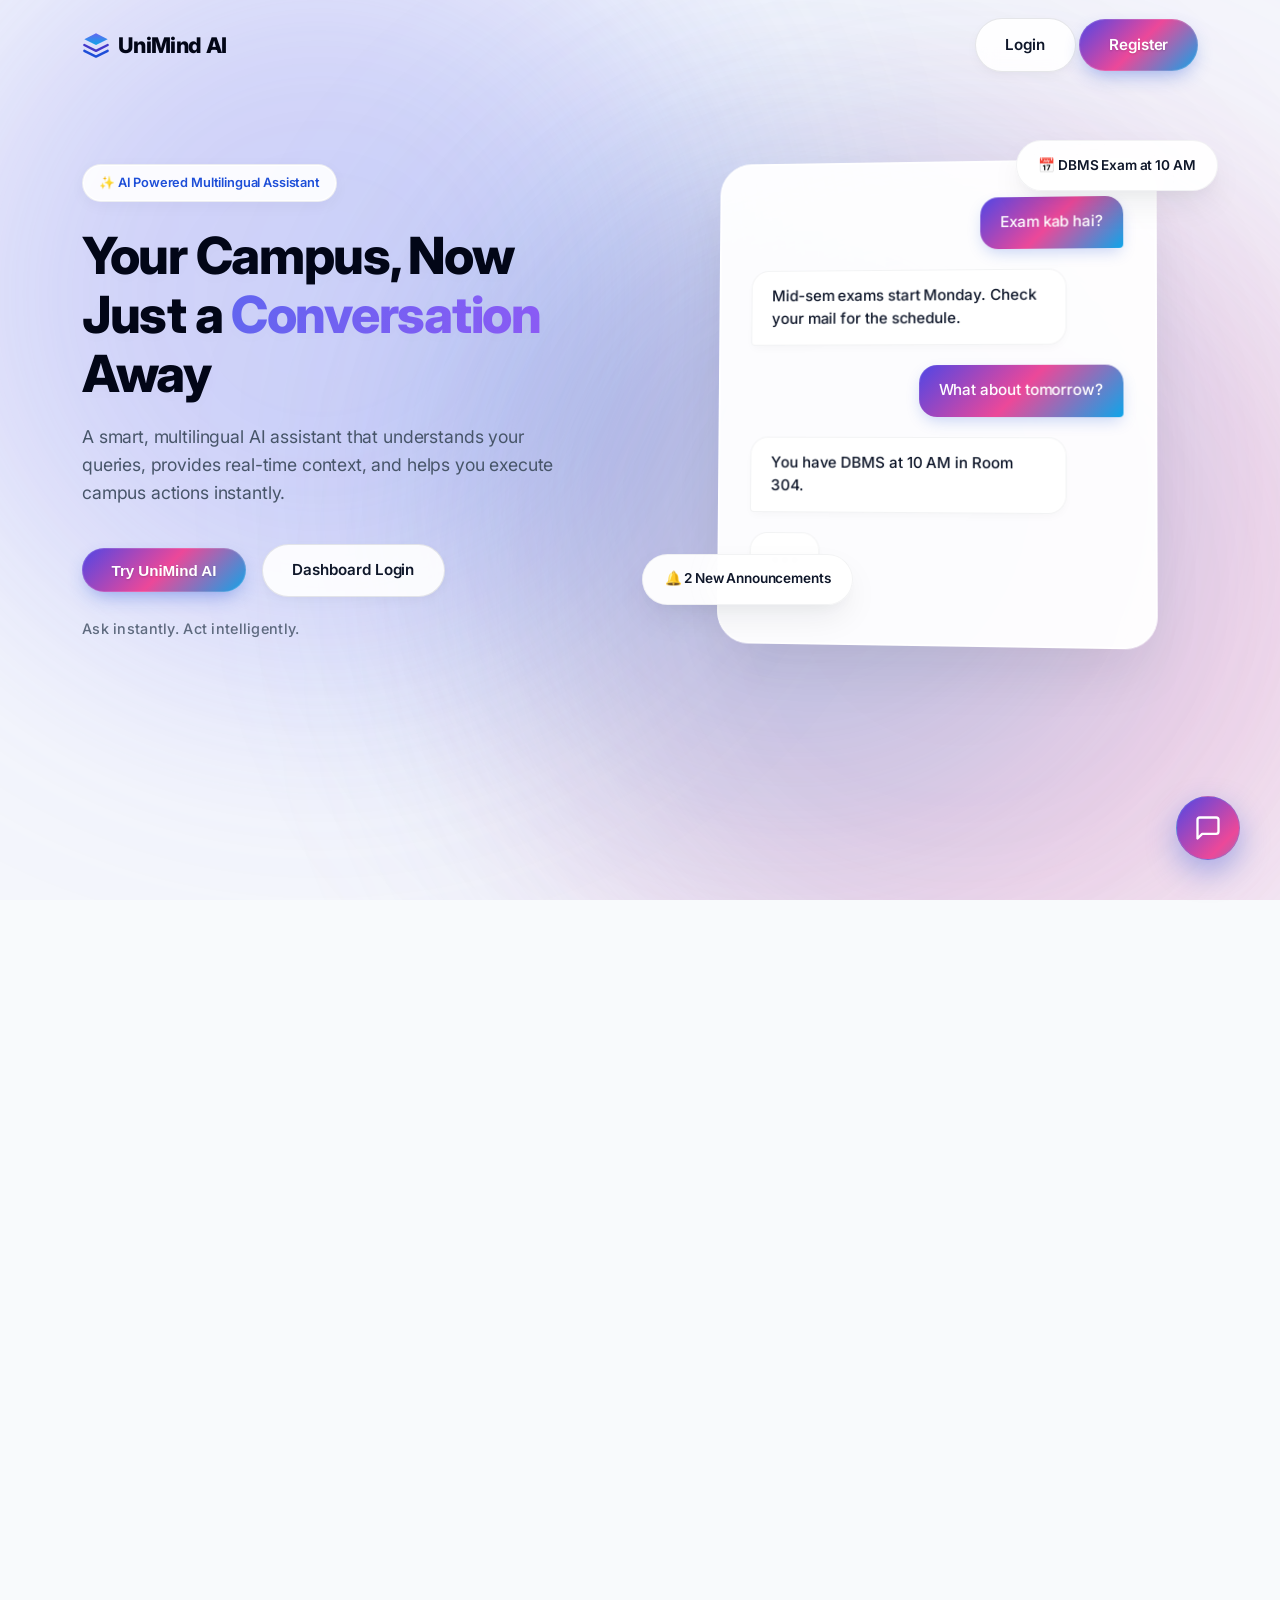
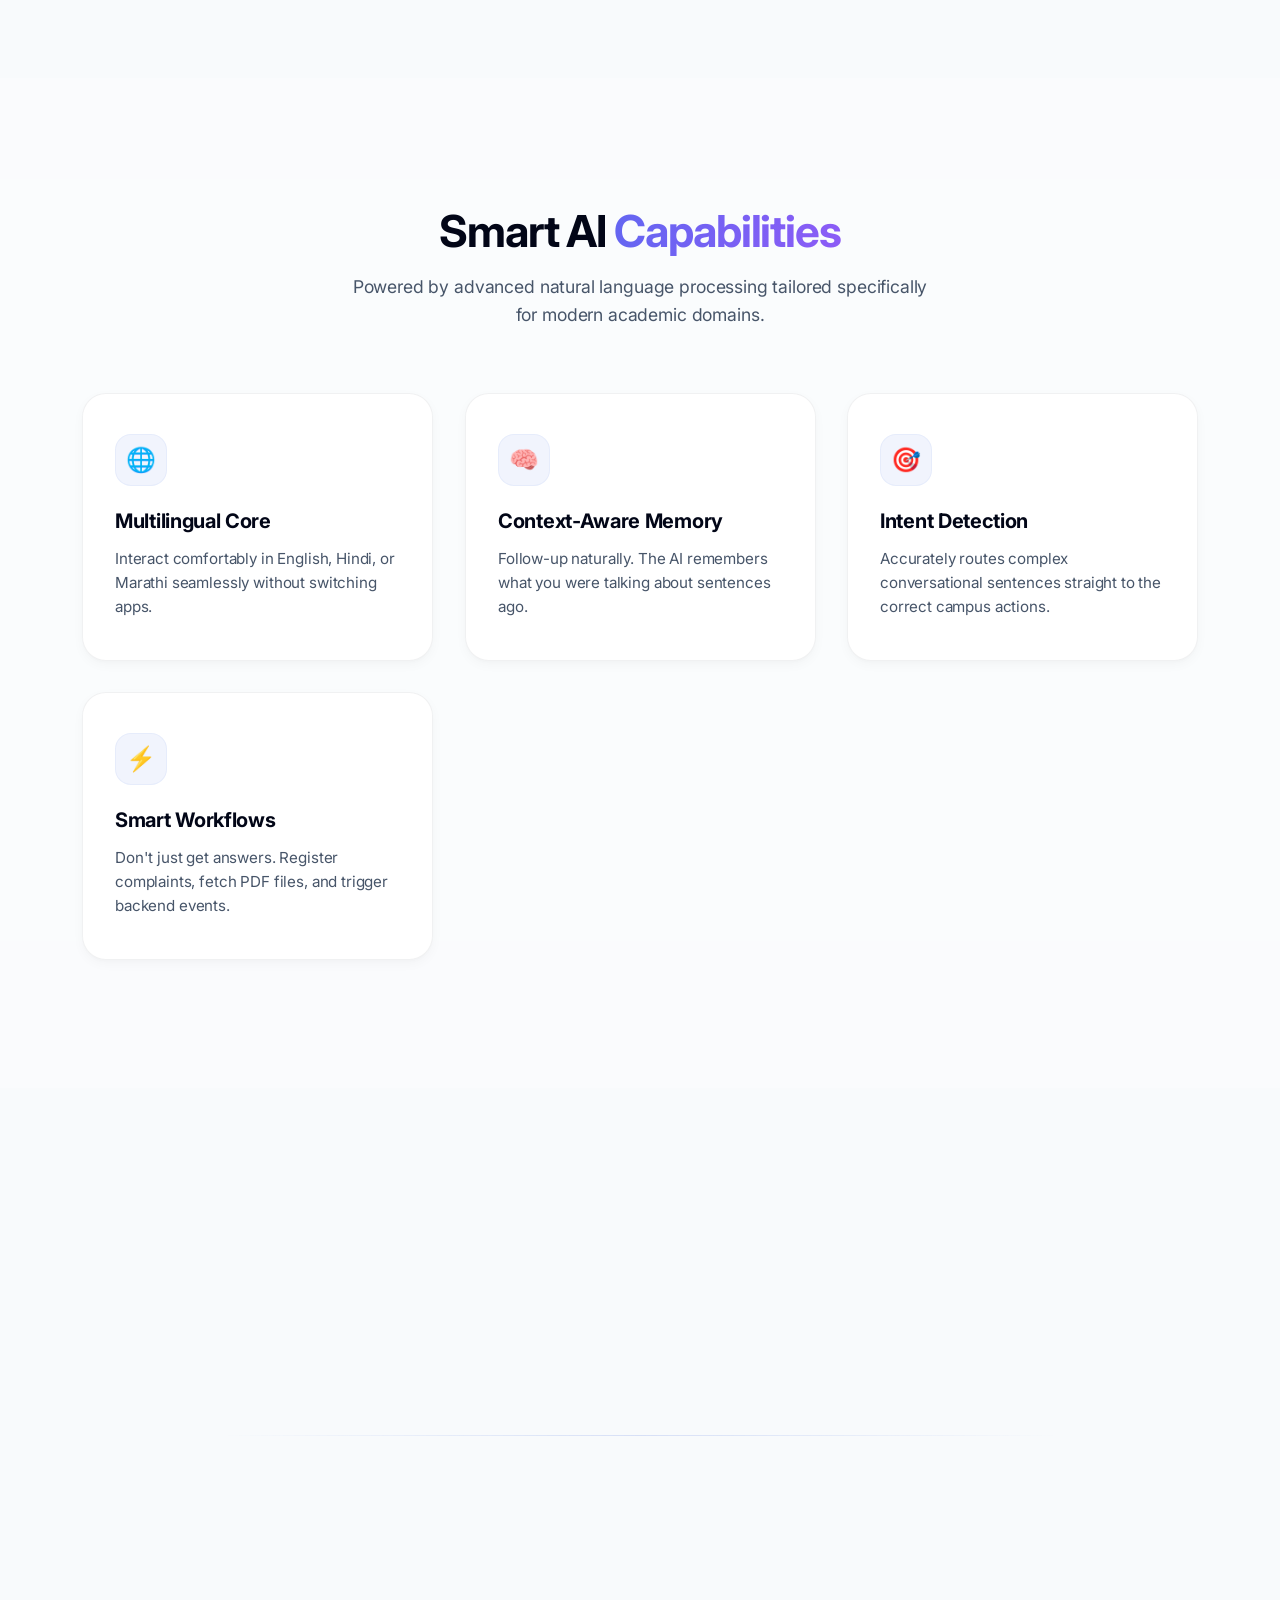
<file: frontend/index.html>
<!DOCTYPE html>
<html lang="en">
<head>
    <meta charset="UTF-8">
    <meta name="viewport" content="width=device-width, initial-scale=1.0">
    <title>UniMind AI | AI Powered Campus Assistant</title>
    <link rel="stylesheet" href="css/style.css">
</head>
<body>
    <!-- Premium Mesh Background Blobs -->
    <div class="bg-blobs">
        <div class="blob blob-1"></div>
        <div class="blob blob-2"></div>
        <div class="blob blob-3"></div>
    </div>

    <!-- Navbar -->
    <nav class="navbar" id="navbar">
        <div class="container">
            <div class="navbar-brand">
                <svg width="28" height="28" viewBox="0 0 24 24" fill="none" xmlns="http://www.w3.org/2000/svg">
                    <path d="M12 2L2 7L12 12L22 7L12 2Z" fill="url(#paint0_linear)"/>
                    <path d="M2 17L12 22L22 17" stroke="var(--primary)" stroke-width="2" stroke-linecap="round" stroke-linejoin="round"/>
                    <path d="M2 12L12 17L22 12" stroke="var(--tertiary)" stroke-width="2" stroke-linecap="round" stroke-linejoin="round"/>
                    <defs>
                        <linearGradient id="paint0_linear" x1="12" y1="2" x2="12" y2="12" gradientUnits="userSpaceOnUse">
                            <stop stop-color="#6366f1"/>
                            <stop offset="1" stop-color="#0ea5e9"/>
                        </linearGradient>
                    </defs>
                </svg>
                UniMind AI
            </div>
            <div class="navbar-actions">
                <a href="login.html" class="btn btn-outline">Login</a>
                <a href="register.html" class="btn btn-primary">Register</a>
            </div>
        </div>
    </nav>

    <!-- Hero Section -->
    <header class="hero">
        <div class="container">
            <div class="hero-content reveal">
                <span class="hero-badge">✨ AI Powered Multilingual Assistant</span>
                <h1>Your Campus, Now Just a <span class="text-gradient">Conversation</span> Away</h1>
                <p>A smart, multilingual AI assistant that understands your queries, provides real-time context, and helps you execute campus actions instantly.</p>
                <div class="hero-actions">
                    <button class="btn btn-primary" id="tryAIBtn" onclick="document.getElementById('toggleChatBtn').click();">Try UniMind AI</button>
                    <a href="login.html" class="btn btn-outline">Dashboard Login</a>
                </div>
                <div class="trust-text" style="font-size: 0.9rem; font-weight: 500; color: var(--text-muted); margin-top: 1.25rem; opacity: 0.85; letter-spacing: 0.02em;">Ask instantly. Act intelligently.</div>
            </div>
            <div class="hero-graphic reveal" style="transition-delay: 0.2s">
                <!-- Floating Elements -->
                <div class="float-card float-1">📅 DBMS Exam at 10 AM</div>
                <div class="float-card float-2">🔔 2 New Announcements</div>
                
                <!-- Chat Preview Graphic -->
                <div class="chat-preview">
                    <div class="chat-message msg-user">
                        <div class="chat-bubble">Exam kab hai?</div>
                    </div>
                    <div class="chat-message msg-bot">
                        <div class="chat-bubble">Mid-sem exams start Monday. Check your mail for the schedule.</div>
                    </div>
                    <div class="chat-message msg-user">
                        <div class="chat-bubble">What about tomorrow?</div>
                    </div>
                    <div class="chat-message msg-bot">
                        <div class="chat-bubble">You have DBMS at 10 AM in Room 304.</div>
                    </div>
                    <div class="chat-message msg-bot" style="animation-delay: 2.8s; opacity: 0; animation: slideUpFade 0.6s cubic-bezier(0.16, 1, 0.3, 1) 2.8s forwards;">
                        <div class="chat-bubble flex">
                            <div class="typing-dots">
                                <span class="dot"></span>
                                <span class="dot"></span>
                                <span class="dot"></span>
                            </div>
                        </div>
                    </div>
                </div>
            </div>
        </div>
    </header>

    <!-- Ask Anything Section -->
    <section class="section">
        <div class="container">
            <div class="section-header reveal">
                <h2>Ask <span class="text-gradient">Anything</span></h2>
                <p>From simple schedule queries to complex workflow actions, UniMind AI has the natural language intelligence to guide you.</p>
            </div>
            <div class="grid">
                <div class="card ask-card reveal" onclick="document.querySelector('#chatInput').value='When is my exam?'; document.getElementById('toggleChatBtn').click();">
                    <div class="card-icon">🎓</div>
                    <h3>Exam Queries</h3>
                    <p>"When is my upcoming exam?"</p>
                </div>
                <div class="card ask-card reveal" style="transition-delay: 0.1s" onclick="document.querySelector('#chatInput').value='Show today\'s timetable'; document.getElementById('toggleChatBtn').click();">
                    <div class="card-icon">📅</div>
                    <h3>Schedules</h3>
                    <p>"Show today's engineering timetable"</p>
                </div>
                <div class="card ask-card reveal" style="transition-delay: 0.2s" onclick="document.querySelector('#chatInput').value='Raise hostel complaint'; document.getElementById('toggleChatBtn').click();">
                    <div class="card-icon">🛠️</div>
                    <h3>Complaints</h3>
                    <p>"Raise a Wi-Fi maintenance complaint"</p>
                </div>
                <div class="card ask-card reveal" style="transition-delay: 0.3s" onclick="document.querySelector('#chatInput').value='Any announcements?'; document.getElementById('toggleChatBtn').click();">
                    <div class="card-icon">📢</div>
                    <h3>Announcements</h3>
                    <p>"Any new placement updates?"</p>
                </div>
            </div>
        </div>
    </section>

    <!-- Smart Capabilities Section -->
    <section class="section" style="background: rgba(255,255,255,0.3)">
        <div class="container">
            <div class="section-header reveal">
                <h2>Smart AI <span class="text-gradient">Capabilities</span></h2>
                <p>Powered by advanced natural language processing tailored specifically for modern academic domains.</p>
            </div>
            <div class="grid">
                <div class="card reveal">
                    <div class="card-icon">🌐</div>
                    <h3>Multilingual Core</h3>
                    <p>Interact comfortably in English, Hindi, or Marathi seamlessly without switching apps.</p>
                </div>
                <div class="card reveal" style="transition-delay: 0.1s">
                    <div class="card-icon">🧠</div>
                    <h3>Context-Aware Memory</h3>
                    <p>Follow-up naturally. The AI remembers what you were talking about sentences ago.</p>
                </div>
                <div class="card reveal" style="transition-delay: 0.2s">
                    <div class="card-icon">🎯</div>
                    <h3>Intent Detection</h3>
                    <p>Accurately routes complex conversational sentences straight to the correct campus actions.</p>
                </div>
                <div class="card reveal" style="transition-delay: 0.3s">
                    <div class="card-icon">⚡</div>
                    <h3>Smart Workflows</h3>
                    <p>Don't just get answers. Register complaints, fetch PDF files, and trigger backend events.</p>
                </div>
            </div>
        </div>
    </section>

    <!-- How it Works Section -->
    <section class="section">
        <div class="container">
            <div class="section-header reveal">
                <h2>How It <span class="text-gradient">Works</span></h2>
                <p>A seamless, highly guided flow designed to get you your answers without any friction.</p>
            </div>
            <div class="flow-grid">
                <div class="flow-step reveal">
                    <div class="card-icon">1</div>
                    <h3 style="margin-bottom: 0.75rem; font-size: 1.2rem;">Ask Normally</h3>
                    <p class="text-muted">Type naturally in your preferred language using everyday vocabulary.</p>
                </div>
                <div class="flow-step reveal" style="transition-delay: 0.15s">
                    <div class="card-icon">2</div>
                    <h3 style="margin-bottom: 0.75rem; font-size: 1.2rem;">Intent Processing</h3>
                    <p class="text-muted">The AI maps your input against campus domains like Exams or Finance.</p>
                </div>
                <div class="flow-step reveal" style="transition-delay: 0.3s">
                    <div class="card-icon">3</div>
                    <h3 style="margin-bottom: 0.75rem; font-size: 1.2rem;">Data Fetch</h3>
                    <p class="text-muted">Live synchronization with the university databases pulls exact answers.</p>
                </div>
                <div class="flow-step reveal" style="transition-delay: 0.45s">
                    <div class="card-icon">4</div>
                    <h3 style="margin-bottom: 0.75rem; font-size: 1.2rem;">Smart Resolution</h3>
                    <p class="text-muted">Receive a highly contextual response or a direct confirmation of action.</p>
                </div>
            </div>
            
            <div class="reveal" style="text-align: center; margin-top: 5rem;">
                <h3 style="font-size: 2.25rem; margin-bottom: 2rem;">Ready to experience a smarter campus?</h3>
                <button class="btn btn-primary" onclick="document.getElementById('toggleChatBtn').click();" style="font-size: 1.15rem; padding: 1.15rem 3rem;">Start Talking Now</button>
            </div>
        </div>
    </section>

    <!-- Floating Chatbot Plugin -->
    <button class="chatbot-trigger" id="toggleChatBtn">
        <svg width="28" height="28" viewBox="0 0 24 24" fill="none" stroke="currentColor" stroke-width="2" stroke-linecap="round" stroke-linejoin="round"><path d="M21 15a2 2 0 0 1-2 2H7l-4 4V5a2 2 0 0 1 2-2h14a2 2 0 0 1 2 2z"></path></svg>
    </button>

    <div class="chatbot-panel" id="chatbotPanel">
        <div class="chat-header">
            <div class="chat-title">
                <svg width="22" height="22" viewBox="0 0 24 24" fill="none" stroke="currentColor" stroke-width="2" stroke-linecap="round" stroke-linejoin="round"><circle cx="12" cy="12" r="10"></circle><path d="M8 14s1.5 2 4 2 4-2 4-2"></path><line x1="9" y1="9" x2="9.01" y2="9"></line><line x1="15" y1="9" x2="15.01" y2="9"></line></svg>
                UniMind AI
            </div>
            <div style="display: flex; gap: 0.75rem; align-items: center;">
                <select class="lang-select" id="langSelect">
                    <option value="en">EN</option>
                    <option value="hi">HI</option>
                    <option value="mr">MR</option>
                    <option value="bn">BN</option>
                    <option value="ta">TA</option>
                    <option value="te">TE</option>
                    <option value="gu">GU</option>
                    <option value="kn">KN</option>
                    <option value="ml">ML</option>
                    <option value="pa">PA</option>
                    <option value="or">OR</option>
                    <option value="as">AS</option>
                    <option value="ur">UR</option>
                </select>
                <button class="chat-close" id="closeChatBtn">×</button>
            </div>
        </div>
        <div class="chat-body" id="chatBody">
            <div class="chat-message msg-bot">
                <div class="chat-bubble">Hello! I am UniMind AI. How can I intelligently assist you today?</div>
            </div>
        </div>
        <div class="chat-input-area">
            <div class="prompt-suggestions">
                <span class="prompt-chip">When is my exam?</span>
                <span class="prompt-chip">WiFi complaint</span>
                <span class="prompt-chip">Today's classes</span>
            </div>
            <div class="input-wrapper" style="margin-top: 0.75rem;">
                <input type="text" id="chatInput" placeholder="Ask anything..." autocomplete="off">
                <button id="sendBtn">
                    <svg width="20" height="20" viewBox="0 0 24 24" fill="none" stroke="currentColor" stroke-width="2.5" stroke-linecap="round" stroke-linejoin="round"><line x1="22" y1="2" x2="11" y2="13"></line><polygon points="22 2 15 22 11 13 2 9 22 2"></polygon></svg>
                </button>
            </div>
        </div>
    </div>

    <script src="js/app.js"></script>
</body>
</html>
</file>
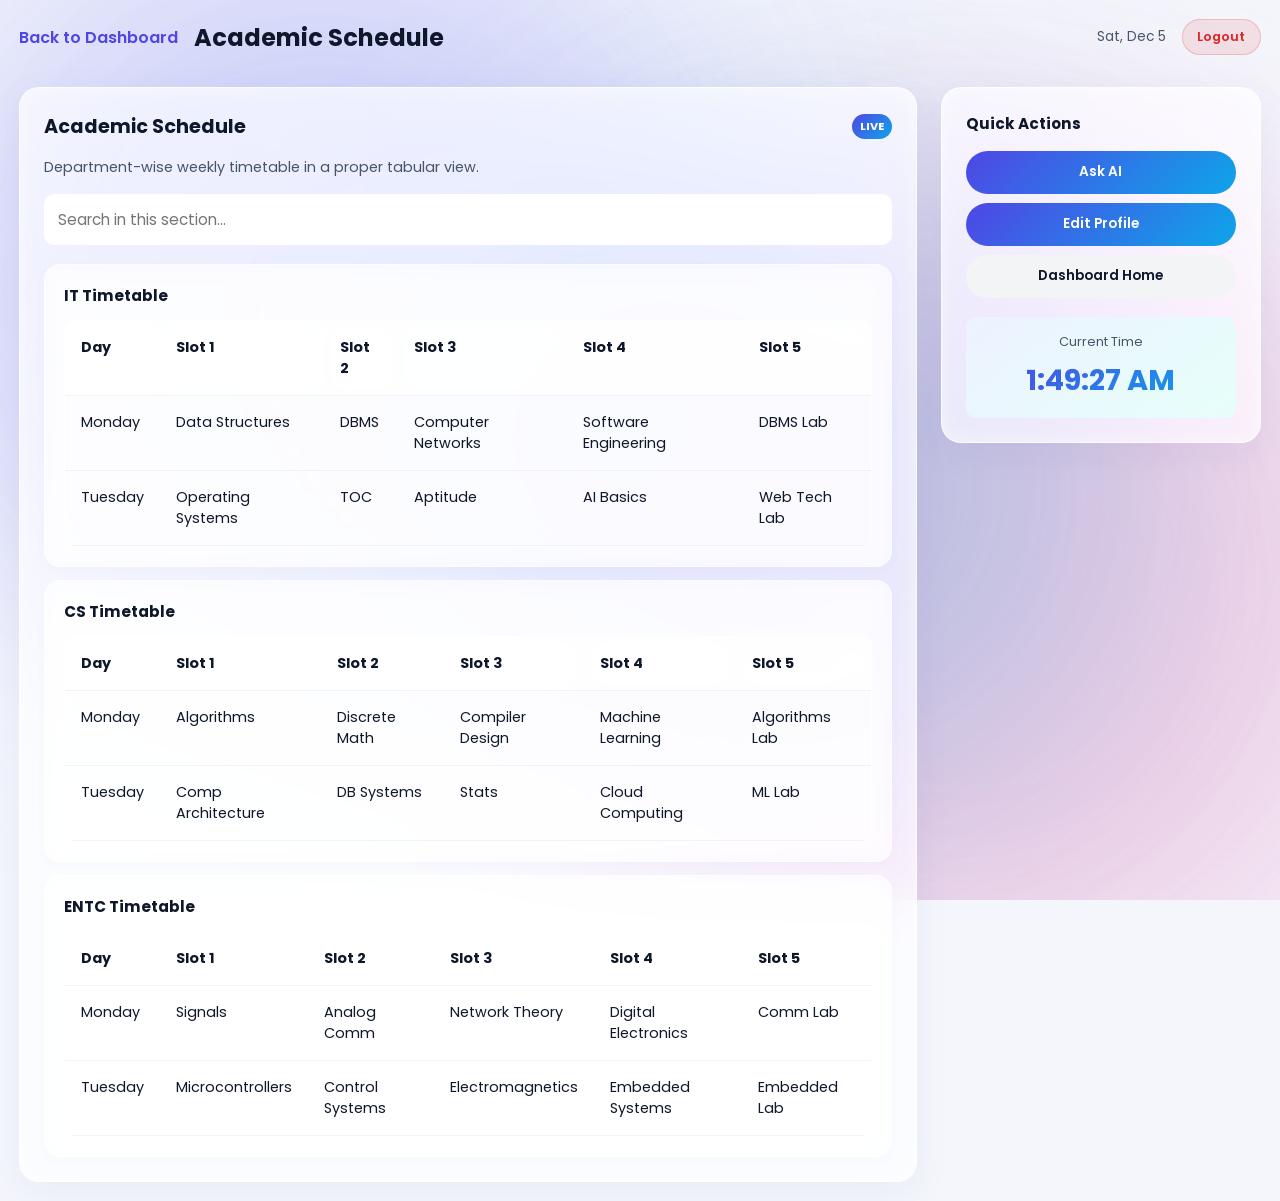
<file: frontend/feature.html>
<!DOCTYPE html>
<html lang="en">
<head>
    <meta charset="UTF-8">
    <meta name="viewport" content="width=device-width, initial-scale=1.0">
    <title>Campus Feature | UniMind</title>
    <link rel="preconnect" href="https://fonts.googleapis.com">
    <link rel="preconnect" href="https://fonts.gstatic.com" crossorigin>
    <link href="https://fonts.googleapis.com/css2?family=Poppins:wght@300;400;500;600;700&display=swap" rel="stylesheet">
    <link rel="stylesheet" href="./feature.css">
</head>
<body>
    <div class="bg-blobs">
        <div class="blob blob-1"></div>
        <div class="blob blob-2"></div>
        <div class="blob blob-3"></div>
    </div>
    <div class="feature-page">
        <header class="topbar">
            <a href="dashboard.html" class="back-link">Back to Dashboard</a>
            <h1 id="featureTitle">Campus Module</h1>
            <div style="display: flex; align-items: center; gap: 1rem; white-space: nowrap;">
                <span id="featureDate">--</span>
                <button id="logoutBtnFeature" class="logout-btn-simple" title="Logout">Logout</button>
            </div>
        </header>

        <main class="grid">
            <section class="card">
                <div class="card-head">
                    <h2 id="featureHeading">Details</h2>
                    <span class="tag" id="featureTag">LIVE</span>
                </div>
                <p id="featureDescription" class="muted"></p>

                <div class="search-wrap">
                    <input id="featureSearch" type="text" placeholder="Search in this section...">
                </div>

                <div id="featureItems" class="item-list"></div>
            </section>

            <aside class="card side">
                <h3>Quick Actions</h3>
                <div class="quick-actions">
                    <a href="dashboard.html#chat-section" class="btn">Ask AI</a>
                    <a href="profile.html" class="btn">Edit Profile</a>
                    <a href="dashboard.html" class="btn ghost">Dashboard Home</a>
                </div>

                <div class="clock-box">
                    <p>Current Time</p>
                    <h4 id="liveClock">--:--:--</h4>
                </div>
            </aside>
        </main>
    </div>

    <script src="./feature.js"></script>
</body>
</html>
</file>
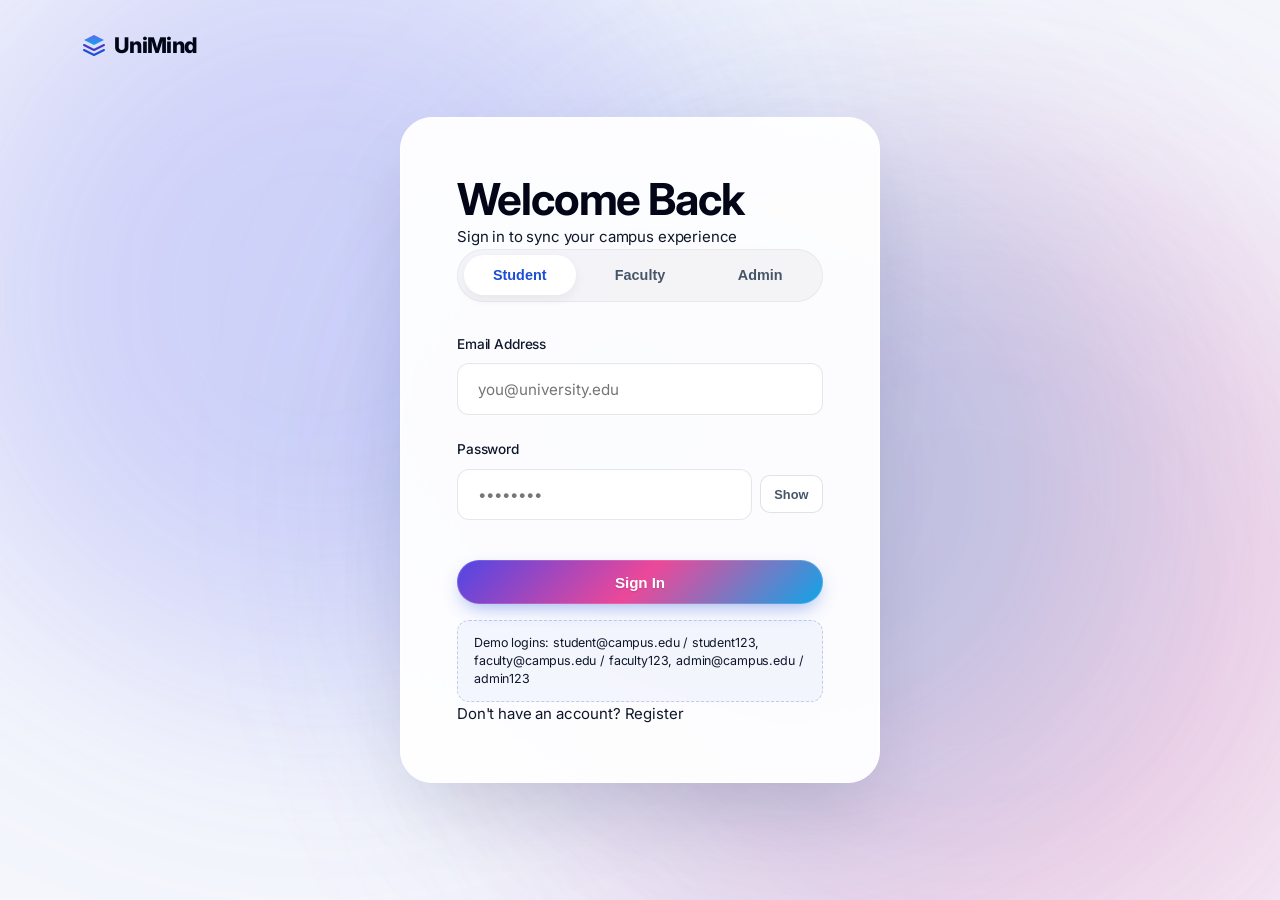
<file: frontend/login.html>
<!DOCTYPE html>
<html lang="en">
<head>
    <meta charset="UTF-8">
    <meta name="viewport" content="width=device-width, initial-scale=1.0">
    <title>Login | UniMind AI</title>
    <link rel="stylesheet" href="css/style.css">
</head>
<body>
    <div class="bg-blobs">
        <div class="blob blob-1"></div>
        <div class="blob blob-2"></div>
        <div class="blob blob-3"></div>
    </div>
    <!-- Navbar stub for auth pages -->
    <nav class="navbar" style="background: transparent; border: none; backdrop-filter: none;">
        <div class="container">
            <a href="index.html" class="navbar-brand">
                <svg width="24" height="24" viewBox="0 0 24 24" fill="none" xmlns="http://www.w3.org/2000/svg">
                    <path d="M12 2L2 7L12 12L22 7L12 2Z" fill="url(#paint0_linear)"/>
                    <path d="M2 17L12 22L22 17" stroke="var(--primary)" stroke-width="2" stroke-linecap="round" stroke-linejoin="round"/>
                    <path d="M2 12L12 17L22 12" stroke="var(--tertiary)" stroke-width="2" stroke-linecap="round" stroke-linejoin="round"/>
                    <defs>
                        <linearGradient id="paint0_linear" x1="12" y1="2" x2="12" y2="12" gradientUnits="userSpaceOnUse">
                            <stop stop-color="#6366f1"/>
                            <stop offset="1" stop-color="#0ea5e9"/>
                        </linearGradient>
                    </defs>
                </svg>
                UniMind
            </a>
        </div>
    </nav>

    <div class="auth-wrapper">
        <div class="auth-card">
            <div class="auth-header">
                <h2>Welcome Back</h2>
                <p class="text-muted">Sign in to sync your campus experience</p>
            </div>
            
            <div class="role-selector">
                <button class="role-btn active">Student</button>
                <button class="role-btn">Faculty</button>
                <button class="role-btn">Admin</button>
            </div>

            <form id="loginForm">
                <div class="form-group">
                    <label class="form-label">Email Address</label>
                    <input id="loginEmail" type="email" class="form-control" placeholder="you@university.edu" required>
                </div>
                <div class="form-group">
                    <label class="form-label">Password</label>
                    <div class="password-row">
                        <input id="loginPassword" type="password" class="form-control" placeholder="••••••••" required>
                        <button type="button" class="pwd-toggle" data-target="loginPassword">Show</button>
                    </div>
                </div>
                <small id="loginError" class="form-error"></small>
                <small id="loginSuccess" class="form-success"></small>
                <button type="submit" class="btn btn-primary" style="width: 100%; margin-top: 1rem;">Sign In</button>
            </form>

            <div class="demo-credentials">
                <p class="text-muted">Demo logins: student@campus.edu / student123, faculty@campus.edu / faculty123, admin@campus.edu / admin123</p>
            </div>

            <div class="auth-footer">
                Don't have an account? <a href="register.html">Register</a>
            </div>
        </div>
    </div>

    <script src="js/app.js"></script>
</body>
</html>
</file>
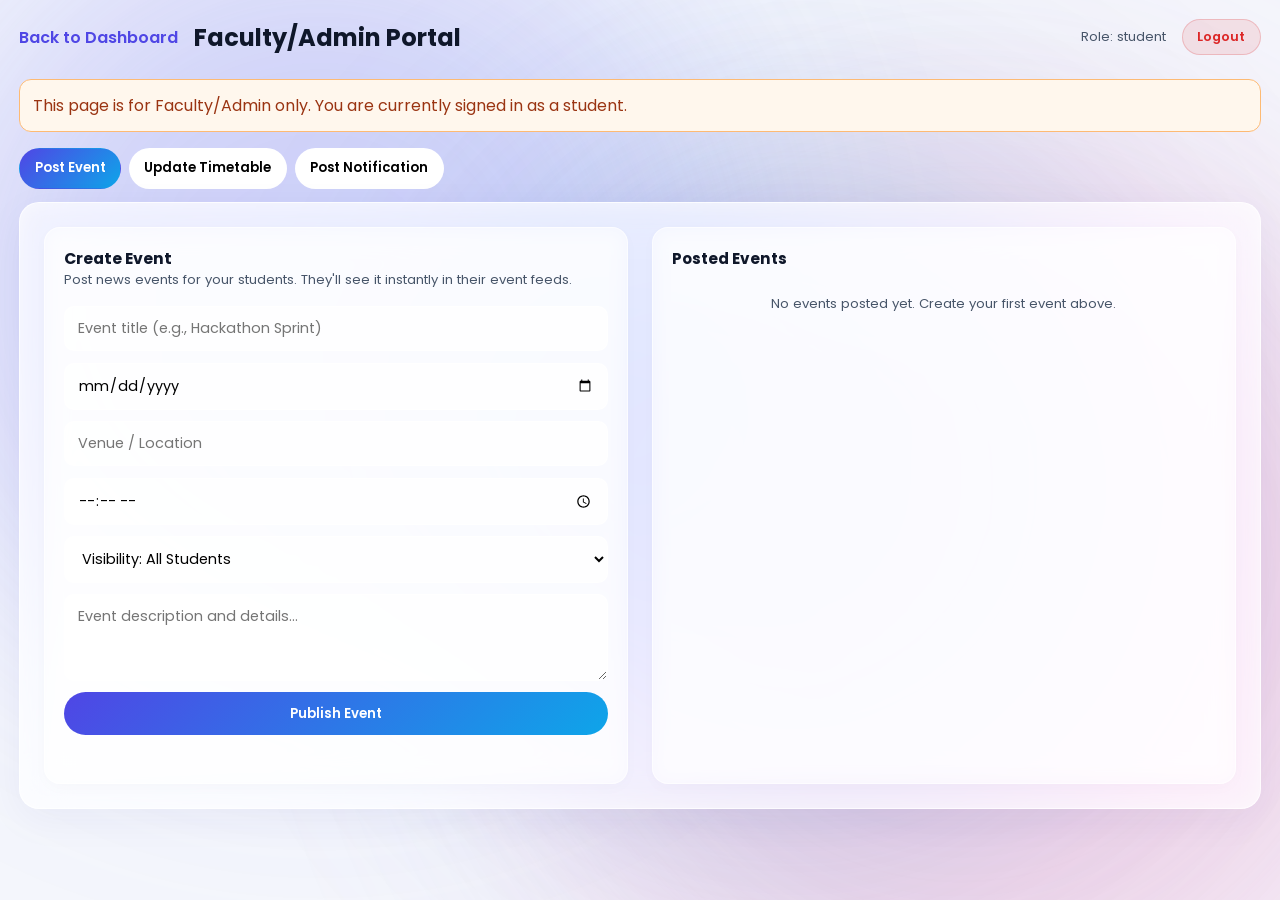
<file: frontend/portal.html>
<!DOCTYPE html>
<html lang="en">
<head>
    <meta charset="UTF-8">
    <meta name="viewport" content="width=device-width, initial-scale=1.0">
    <title>Staff Portal | UniMind</title>
    <link rel="preconnect" href="https://fonts.googleapis.com">
    <link rel="preconnect" href="https://fonts.gstatic.com" crossorigin>
    <link href="https://fonts.googleapis.com/css2?family=Poppins:wght@300;400;500;600;700&display=swap" rel="stylesheet">
    <link rel="stylesheet" href="./portal.css">
</head>
<body>
    <div class="bg-blobs">
        <div class="blob blob-1"></div>
        <div class="blob blob-2"></div>
        <div class="blob blob-3"></div>
    </div>
    <div class="portal-page">
        <header class="portal-top">
            <a href="dashboard.html" class="back-link">Back to Dashboard</a>
            <h1>Faculty/Admin Portal</h1>
            <div style="display: flex; align-items: center; gap: 1rem; white-space: nowrap;">
                <span id="staffRoleLabel">Role: --</span>
                <button id="logoutBtnPortal" class="logout-btn-simple" title="Logout">Logout</button>
            </div>
        </header>

        <div id="accessWarning" class="access-warning" style="display:none;">
            This page is for Faculty/Admin only. You are currently signed in as a student.
        </div>

        <section class="tabs">
            <button class="tab-btn active" data-tab="events">Post Event</button>
            <button class="tab-btn" data-tab="timetable">Update Timetable</button>
            <button class="tab-btn" data-tab="notifications">Post Notification</button>
        </section>

        <section id="eventsTab" class="panel active">
            <div class="panel-content">
                <div class="form-section">
                    <h2>Create Event</h2>
                    <p class="section-hint">Post news events for your students. They'll see it instantly in their event feeds.</p>
                    <form id="eventForm" class="form-grid">
                        <input id="eventTitle" type="text" placeholder="Event title (e.g., Hackathon Sprint)" required>
                        <input id="eventDate" type="date" required>
                        <input id="eventVenue" type="text" placeholder="Venue / Location" required>
                        <input id="eventTime" type="time" placeholder="Event time">
                        <select id="eventAudience">
                            <option value="all">Visibility: All Students</option>
                            <option value="IT">Visibility: IT Only</option>
                            <option value="CS">Visibility: CS Only</option>
                            <option value="ENTC">Visibility: ENTC Only</option>
                        </select>
                        <textarea id="eventDescription" placeholder="Event description and details..." rows="3" required></textarea>
                        <button type="submit" class="btn primary">Publish Event</button>
                        <p id="eventStatus" class="status"></p>
                    </form>
                </div>

                <div class="preview-section">
                    <h3>Posted Events</h3>
                    <div id="postedEventsList" class="events-preview"></div>
                </div>
            </div>
        </section>

        <section id="timetableTab" class="panel">
            <h2>Update Timetable Row</h2>
            <form id="timetableForm" class="form-grid">
                <select id="ttDept" required>
                    <option value="">Department</option>
                    <option value="IT">IT</option>
                    <option value="CS">CS</option>
                    <option value="ENTC">ENTC</option>
                </select>
                <select id="ttDay" required>
                    <option value="">Day</option>
                    <option value="Monday">Monday</option>
                    <option value="Tuesday">Tuesday</option>
                    <option value="Wednesday">Wednesday</option>
                    <option value="Thursday">Thursday</option>
                    <option value="Friday">Friday</option>
                </select>
                <input id="slot1" type="text" placeholder="Slot 1 (9:00-10:00)">
                <input id="slot2" type="text" placeholder="Slot 2 (10:00-11:00)">
                <input id="slot3" type="text" placeholder="Slot 3 (11:15-12:15)">
                <input id="slot4" type="text" placeholder="Slot 4 (1:00-2:00)">
                <input id="slot5" type="text" placeholder="Slot 5 (2:00-4:00)">
                <button type="submit" class="btn primary">Save Timetable</button>
                <p id="ttStatus" class="status"></p>
            </form>
        </section>

        <section id="notificationsTab" class="panel">
            <h2>Post Notification</h2>
            <form id="notifForm" class="form-grid">
                <input id="notifTitle" type="text" placeholder="Notification title" required>
                <select id="notifAudience">
                    <option value="all">Audience: All</option>
                    <option value="IT">Audience: IT</option>
                    <option value="CS">Audience: CS</option>
                    <option value="ENTC">Audience: ENTC</option>
                </select>
                <textarea id="notifMessage" placeholder="Write notification message" rows="4" required></textarea>
                <button type="submit" class="btn primary">Publish Notification</button>
                <p id="notifStatus" class="status"></p>
            </form>
        </section>
    </div>

    <script src="./portal.js"></script>
</body>
</html>
</file>
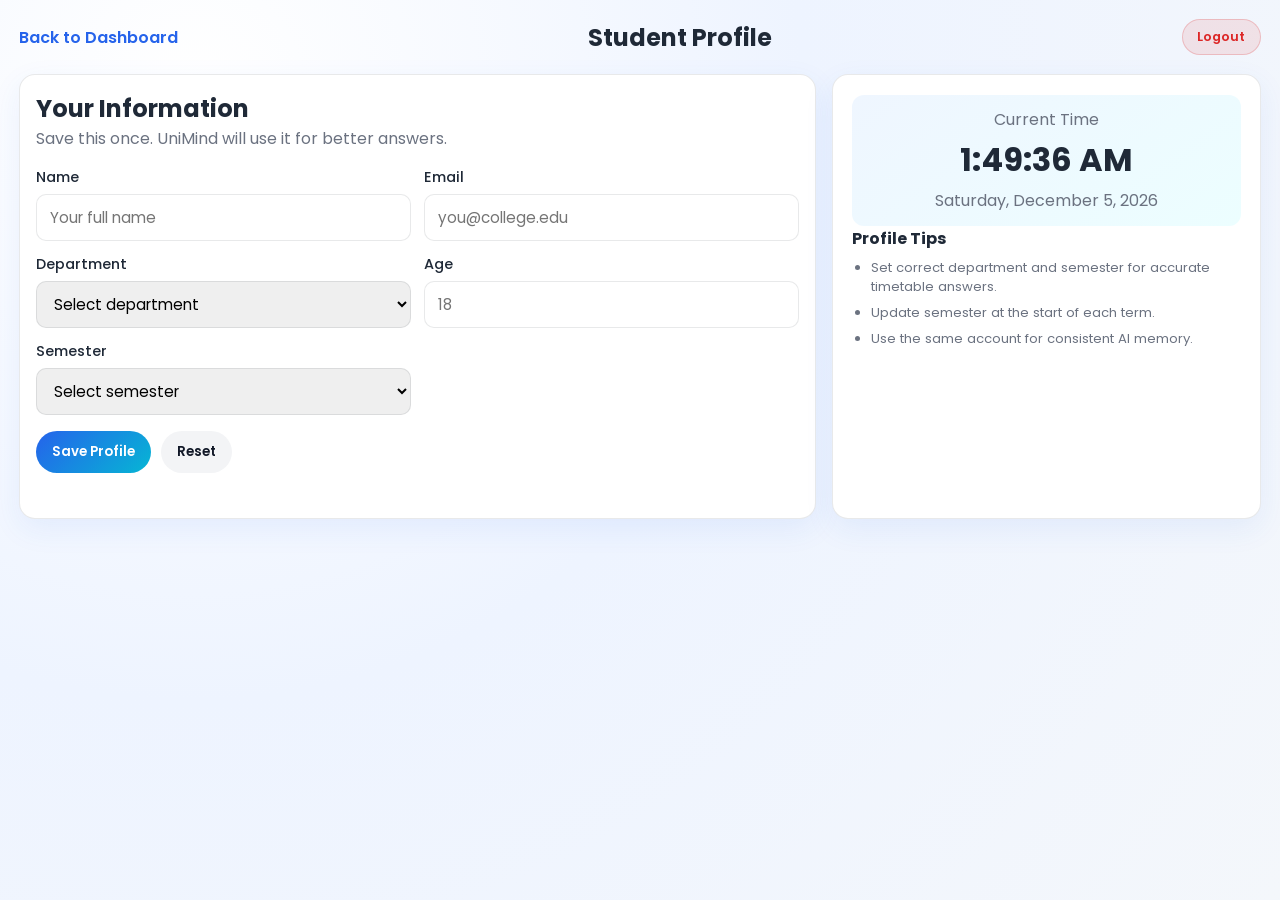
<file: frontend/profile.html>
<!DOCTYPE html>
<html lang="en">
<head>
    <meta charset="UTF-8">
    <meta name="viewport" content="width=device-width, initial-scale=1.0">
    <title>Student Profile | UniMind</title>
    <link rel="preconnect" href="https://fonts.googleapis.com">
    <link rel="preconnect" href="https://fonts.gstatic.com" crossorigin>
    <link href="https://fonts.googleapis.com/css2?family=Poppins:wght@300;400;500;600;700&display=swap" rel="stylesheet">
    <link rel="stylesheet" href="./profile.css">
</head>
<body>
    <div class="profile-page">
        <header class="topbar">
            <a class="back-link" href="dashboard.html">Back to Dashboard</a>
            <h1>Student Profile</h1>
            <button id="logoutBtnProfile" class="logout-btn-simple" title="Logout">Logout</button>
        </header>

        <main class="layout">
            <section class="card form-card">
                <h2>Your Information</h2>
                <p class="muted">Save this once. UniMind will use it for better answers.</p>

                <form id="profileForm">
                    <div class="grid">
                        <label>
                            <span>Name</span>
                            <input id="name" type="text" required placeholder="Your full name">
                        </label>
                        <label>
                            <span>Email</span>
                            <input id="email" type="email" required placeholder="you@college.edu">
                        </label>
                        <label>
                            <span>Department</span>
                            <select id="department" required>
                                <option value="">Select department</option>
                                <option value="IT">Information Technology (IT)</option>
                                <option value="CS">Computer Science (CS)</option>
                                <option value="ENTC">Electronics and Telecommunication (ENTC)</option>
                            </select>
                        </label>
                        <label>
                            <span>Age</span>
                            <input id="age" type="number" min="15" max="60" required placeholder="18">
                        </label>
                        <label>
                            <span>Semester</span>
                            <select id="semester" required>
                                <option value="">Select semester</option>
                                <option value="1">Semester 1</option>
                                <option value="2">Semester 2</option>
                                <option value="3">Semester 3</option>
                                <option value="4">Semester 4</option>
                                <option value="5">Semester 5</option>
                                <option value="6">Semester 6</option>
                                <option value="7">Semester 7</option>
                                <option value="8">Semester 8</option>
                            </select>
                        </label>
                    </div>

                    <div class="actions">
                        <button type="submit" class="btn primary">Save Profile</button>
                        <button type="button" id="resetProfile" class="btn ghost">Reset</button>
                    </div>
                    <p id="profileStatus" class="status"></p>
                </form>
            </section>

            <aside class="card side-card">
                <div class="clock-wrap">
                    <p class="label">Current Time</p>
                    <h3 id="clock">--:--:--</h3>
                    <p id="todayDate" class="muted">--</p>
                </div>
                <div class="tip">
                    <h4>Profile Tips</h4>
                    <ul>
                        <li>Set correct department and semester for accurate timetable answers.</li>
                        <li>Update semester at the start of each term.</li>
                        <li>Use the same account for consistent AI memory.</li>
                    </ul>
                </div>
            </aside>
        </main>
    </div>

    <script src="./profile.js"></script>
</body>
</html>
</file>
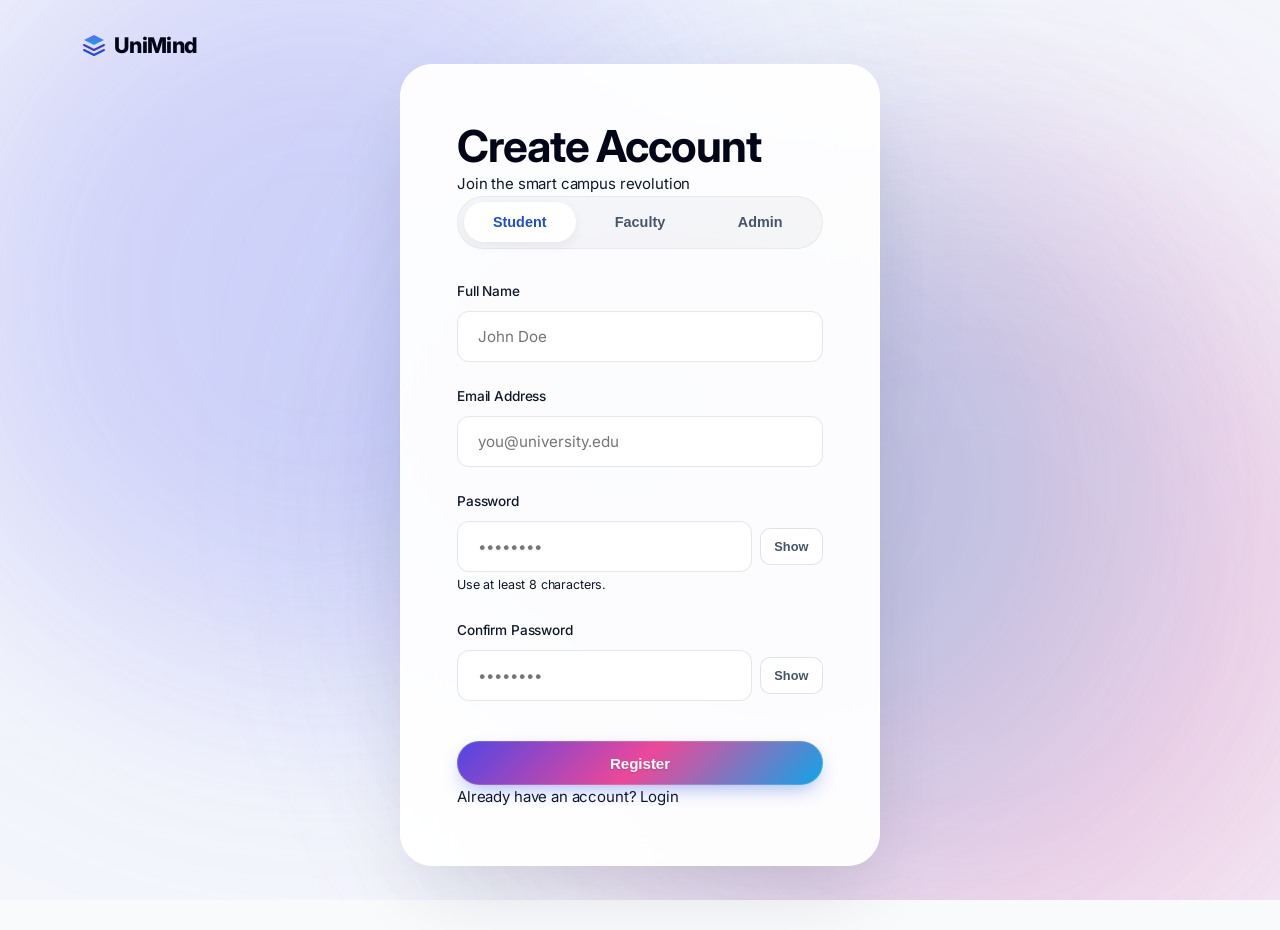
<file: frontend/register.html>
<!DOCTYPE html>
<html lang="en">
<head>
    <meta charset="UTF-8">
    <meta name="viewport" content="width=device-width, initial-scale=1.0">
    <title>Register | UniMind AI</title>
    <link rel="stylesheet" href="css/style.css">
</head>
<body>
    <div class="bg-blobs">
        <div class="blob blob-1"></div>
        <div class="blob blob-2"></div>
        <div class="blob blob-3"></div>
    </div>
    <nav class="navbar" style="background: transparent; border: none; backdrop-filter: none;">
        <div class="container">
            <a href="index.html" class="navbar-brand">
                <svg width="24" height="24" viewBox="0 0 24 24" fill="none" xmlns="http://www.w3.org/2000/svg">
                    <path d="M12 2L2 7L12 12L22 7L12 2Z" fill="url(#paint0_linear)"/>
                    <path d="M2 17L12 22L22 17" stroke="var(--primary)" stroke-width="2" stroke-linecap="round" stroke-linejoin="round"/>
                    <path d="M2 12L12 17L22 12" stroke="var(--tertiary)" stroke-width="2" stroke-linecap="round" stroke-linejoin="round"/>
                    <defs>
                        <linearGradient id="paint0_linear" x1="12" y1="2" x2="12" y2="12" gradientUnits="userSpaceOnUse">
                            <stop stop-color="#6366f1"/>
                            <stop offset="1" stop-color="#0ea5e9"/>
                        </linearGradient>
                    </defs>
                </svg>
                UniMind
            </a>
        </div>
    </nav>

    <div class="auth-wrapper">
        <div class="auth-card" style="margin-top: 2rem; margin-bottom: 2rem;">
            <div class="auth-header">
                <h2>Create Account</h2>
                <p class="text-muted">Join the smart campus revolution</p>
            </div>
            
            <div class="role-selector">
                <button class="role-btn active" type="button">Student</button>
                <button class="role-btn" type="button">Faculty</button>
                <button class="role-btn" type="button">Admin</button>
            </div>

            <form id="registerForm">
                <div class="form-group">
                    <label class="form-label">Full Name</label>
                    <input id="regName" type="text" class="form-control" placeholder="John Doe" required>
                </div>
                <div class="form-group">
                    <label class="form-label">Email Address</label>
                    <input id="regEmail" type="email" class="form-control" placeholder="you@university.edu" required>
                </div>
                <div class="form-group">
                    <label class="form-label">Password</label>
                    <div class="password-row">
                        <input type="password" id="regPassword" class="form-control" placeholder="••••••••" required>
                        <button type="button" class="pwd-toggle" data-target="regPassword">Show</button>
                    </div>
                    <small id="passwordStrength" class="text-muted">Use at least 8 characters.</small>
                </div>
                <div class="form-group">
                    <label class="form-label">Confirm Password</label>
                    <div class="password-row">
                        <input type="password" id="regConfirm" class="form-control" placeholder="••••••••" required>
                        <button type="button" class="pwd-toggle" data-target="regConfirm">Show</button>
                    </div>
                    <small id="passwordMatchError" class="form-error">Passwords do not match!</small>
                </div>
                <button type="submit" class="btn btn-primary" style="width: 100%; margin-top: 1rem;">Register</button>
            </form>

            <div class="auth-footer">
                Already have an account? <a href="login.html">Login</a>
            </div>
        </div>
    </div>

    <script src="js/app.js"></script>
</body>
</html>
</file>
<file: frontend/css/style.css>
@import url('https://fonts.googleapis.com/css2?family=Inter:wght@300;400;500;600;700;800&display=swap');

:root {
    --primary: #1d4ed8;       /* Deepest Electric Blue for Contrast */
    --secondary: #0ea5e9;     /* Sky Cyan */
    --tertiary: #4338ca;      /* Deep Indigo */
    --accent: #1e3a8a;        /* Navy */
    
    /* Richer, darker, more premium high-contrast gradient */
    --primary-gradient: linear-gradient(135deg, #4f46e5, #ec4899, #0ea5e9);
    --hero-gradient: linear-gradient(105deg, #6366f1, #8b5cf6, #ec4899, #0ea5e9);
    
    --bg-color: #f8fafc;      /* Crisp faint gray */
    --surface-color: #ffffff;
    --text-main: #0f172a;
    --text-muted: #475569;
    --border-color: rgba(15, 23, 42, 0.08);
    
    --radius-sm: 12px;
    --radius-md: 18px;
    --radius-lg: 24px;
    --radius-xl: 32px;
    
    /* Smoother elegant shadows without extreme glows */
    --shadow-subtle: 0 4px 12px rgba(15, 23, 42, 0.03), 0 2px 4px rgba(15, 23, 42, 0.02);
    --shadow-elevated: 0 15px 35px -5px rgba(15, 23, 42, 0.08), 0 8px 15px -4px rgba(15, 23, 42, 0.04);
    --shadow-float: 0 35px 50px -20px rgba(15, 23, 42, 0.12), 0 0 0 1px rgba(15, 23, 42, 0.03);
    
    --duration-base: 0.4s;
    --ease-out-expo: cubic-bezier(0.16, 1, 0.3, 1);
    --ease-out-circ: cubic-bezier(0.075, 0.82, 0.165, 1);
    --ease-elastic: cubic-bezier(0.34, 1.56, 0.64, 1);

    --transition-standard: all var(--duration-base) var(--ease-out-expo);
    --transition-snappy: all 0.3s var(--ease-out-circ);
    --transition-elastic: all 0.7s var(--ease-elastic);
}

* { margin: 0; padding: 0; box-sizing: border-box; -webkit-font-smoothing: antialiased; -moz-osx-font-smoothing: grayscale; }

body {
    font-family: 'Inter', -apple-system, sans-serif;
    background-color: var(--bg-color); color: var(--text-main);
    line-height: 1.6; overflow-x: hidden; letter-spacing: -0.01em; font-size: 15px;
}

/* Subtle Blobs */
.bg-blobs { position: fixed; top: 0; left: 0; width: 100vw; height: 100vh; z-index: -1; overflow: hidden; pointer-events: none; background: #f4f6fc; }
.blob { position: absolute; filter: blur(120px); border-radius: 50%; opacity: 0.7; animation: drift 25s infinite alternate cubic-bezier(0.4, 0, 0.2, 1); will-change: transform; mix-blend-mode: multiply; }
.blob-1 { top: -10%; left: -5%; width: 60vw; height: 60vw; background: rgba(99, 102, 241, 0.35); animation-delay: 0s; }
.blob-2 { bottom: -15%; right: -10%; width: 70vw; height: 70vw; background: rgba(236, 72, 153, 0.3); animation-delay: -3s; animation-duration: 28s; }
.blob-3 { top: 15%; left: 35%; width: 55vw; height: 55vw; background: rgba(14, 165, 233, 0.3); animation-delay: -7s; animation-duration: 32s; }

@keyframes drift {
    0% { transform: translate(0, 0) scale(1) rotate(0deg); }
    33% { transform: translate(6%, 8%) scale(1.1) rotate(5deg); }
    66% { transform: translate(-4%, 5%) scale(0.9) rotate(-3deg); }
    100% { transform: translate(-2%, -6%) scale(1.05) rotate(2deg); }
}

a { text-decoration: none; color: inherit; }

h1, h2, h3, h4, h5, h6 { font-weight: 700; line-height: 1.15; letter-spacing: -0.025em; color: #020617; }
h1 { font-size: clamp(2.25rem, 4vw, 3.5rem); font-weight: 800; }
h2 { font-size: clamp(2rem, 3.5vw, 2.75rem); }
h3 { font-size: 1.35rem; letter-spacing: -0.015em; }

.text-gradient {
    background: var(--hero-gradient); background-size: 300% auto;
    -webkit-background-clip: text; -webkit-text-fill-color: transparent;
    background-clip: text; animation: gradientShift 10s linear infinite; display: inline-block;
}

@keyframes gradientShift { 0% { background-position: 0% 50%; } 50% { background-position: 100% 50%; } 100% { background-position: 0% 50%; } }

.container { max-width: 1180px; margin: 0 auto; padding: 0 2rem; }
.section { padding: 8rem 0; position: relative; z-index: 1; }

/* Rich High-Contrast CTA Buttons */
.btn {
    display: inline-flex; align-items: center; justify-content: center;
    padding: 0.85rem 1.85rem; border-radius: 50px;
    font-weight: 600; font-size: 0.95rem; cursor: pointer; transition: var(--transition-standard);
    border: none; outline: none; position: relative; overflow: hidden; letter-spacing: -0.005em;
    transform: translateZ(0); 
}

.btn-primary {
    background: var(--primary-gradient); color: #ffffff; /* pure white text over dark gradient */
    box-shadow: 0 8px 20px -6px rgba(29, 78, 216, 0.45), 0 0 0 1px rgba(255,255,255,0.15) inset;
    text-shadow: 0 1px 2px rgba(0,0,0,0.15); z-index: 1;
}

.btn-primary::before {
    content: ''; position: absolute; top: 0; left: 0; width: 100%; height: 100%;
    background: linear-gradient(135deg, #1e3a8a, #1d4ed8);
    z-index: -1; opacity: 0; transition: var(--transition-standard);
}

.btn-primary:hover {
    transform: translateY(-2px);
    box-shadow: 0 12px 25px -6px rgba(29, 78, 216, 0.55), 0 0 0 1px rgba(255,255,255,0.25) inset;
}
.btn-primary:hover::before { opacity: 1; }
.btn-primary:active { transform: translateY(1px); }

.btn-outline {
    background: rgba(255, 255, 255, 0.9); color: var(--text-main); font-weight: 600;
    border: 1px solid rgba(15, 23, 42, 0.1); backdrop-filter: blur(10px); box-shadow: var(--shadow-subtle);
}
.btn-outline:hover {
    border-color: rgba(29, 78, 216, 0.3); color: var(--primary);
    background: #ffffff; transform: translateY(-2px); box-shadow: var(--shadow-elevated);
}

/* Forms */
.form-group { margin-bottom: 1.5rem; }
.form-label { display: block; margin-bottom: 0.5rem; font-size: 0.85rem; font-weight: 500; color: var(--text-main); }
.form-control {
    width: 100%; padding: 0.95rem 1.25rem; border: 1px solid rgba(15, 23, 42, 0.1); border-radius: var(--radius-sm);
    font-family: inherit; font-size: 0.95rem; transition: var(--transition-standard);
    background: rgba(255, 255, 255, 0.8); backdrop-filter: blur(12px); box-shadow: 0 2px 5px rgba(0,0,0,0.01) inset;
}
.form-control:focus {
    outline: none; border-color: var(--primary); box-shadow: 0 0 0 4px rgba(29, 78, 216, 0.15), var(--shadow-subtle);
    background: #ffffff; transform: translateY(-1px);
}

.password-row {
    display: flex;
    align-items: center;
    gap: 0.5rem;
}

.pwd-toggle {
    border: 1px solid rgba(15, 23, 42, 0.12);
    background: #ffffff;
    color: var(--text-muted);
    border-radius: 10px;
    padding: 0.65rem 0.85rem;
    font-size: 0.8rem;
    font-weight: 600;
    cursor: pointer;
    transition: var(--transition-snappy);
}

.pwd-toggle:hover {
    color: var(--primary);
    border-color: rgba(29, 78, 216, 0.35);
}

.form-error {
    color: #dc2626;
    display: none;
    margin-top: 0.4rem;
}

.form-success {
    color: #16a34a;
    display: none;
    margin-top: 0.4rem;
}

.demo-credentials {
    margin-top: 1rem;
    padding: 0.8rem 1rem;
    border: 1px dashed rgba(29, 78, 216, 0.25);
    border-radius: 12px;
    background: rgba(29, 78, 216, 0.04);
}

.demo-credentials p {
    font-size: 0.78rem;
    line-height: 1.45;
}

/* Navbar */
.navbar {
    position: fixed; top: 0; left: 0; width: 100%; z-index: 100;
    transition: var(--transition-standard); border-bottom: 1px solid transparent; padding: 1.25rem 0;
}
.navbar.scrolled {
    background: rgba(255, 255, 255, 0.9); backdrop-filter: blur(25px); -webkit-backdrop-filter: blur(25px);
    border-bottom: 1px solid rgba(15,23,42,0.06); box-shadow: 0 4px 20px rgba(0, 0, 0, 0.04); padding: 0.85rem 0;
}
.navbar .container { display: flex; justify-content: space-between; align-items: center; height: 50px; }
.navbar-brand { font-size: 1.35rem; font-weight: 800; color: #020617; display: flex; align-items: center; gap: 0.5rem; letter-spacing: -0.03em; transition: var(--transition-snappy); }
.navbar-brand:hover { transform: translateY(-1px); }

/* Confident Modern AI Hero */
.hero { padding-top: 150px; padding-bottom: 110px; min-height: 85vh; display: flex; align-items: center; position: relative; z-index: 2; }
.hero .container { display: grid; grid-template-columns: 1fr 1fr; gap: 4rem; align-items: center; }
.hero-content { max-width: 540px; position: relative; z-index: 3; }
.hero-content h1 { margin-bottom: 1.25rem; text-shadow: 0 4px 15px rgba(0,0,0,0.02); }
.hero-content p { font-size: 1.1rem; color: var(--text-muted); margin-bottom: 2.25rem; line-height: 1.6; font-weight: 400; max-width: 95%; }
.hero-badge {
    display: inline-flex; align-items: center; gap: 0.4rem; padding: 0.5rem 1rem;
    background: rgba(255,255,255,0.9); color: var(--primary); border-radius: 50px; font-size: 0.8rem; font-weight: 600;
    margin-bottom: 1.5rem; border: 1px solid rgba(15, 23, 42, 0.06); box-shadow: 0 4px 15px rgba(15, 23, 42, 0.04), 0 0 0 1px rgba(255,255,255,1) inset;
}
.hero-actions { display: flex; gap: 1rem; align-items: center; }

/* 3D Chat Graphic */
.hero-graphic { position: relative; width: 100%; perspective: 1400px; display: flex; justify-content: center; align-items: center; z-index: 2; }
.chat-preview {
    background: rgba(255, 255, 255, 0.95); backdrop-filter: blur(30px); -webkit-backdrop-filter: blur(30px);
    border: 1px solid rgba(255, 255, 255, 1); border-radius: var(--radius-xl); padding: 2.25rem 2rem; width: 100%; max-width: 440px;
    box-shadow: 0 30px 60px -15px rgba(15, 23, 42, 0.1), 0 0 0 1px rgba(255,255,255,0.7) inset;
    transform: rotateY(-5deg) rotateX(2deg) translateZ(0); transition: var(--transition-standard); position: relative;
}
.hero-graphic:hover .chat-preview {
    transform: rotateY(-1deg) rotateX(0deg) translateY(-8px) translateZ(30px);
    box-shadow: 0 40px 80px -20px rgba(15, 23, 42, 0.15), 0 0 0 1px rgba(255,255,255,1) inset;
}

.chat-message { display: flex; margin-bottom: 1.25rem; animation: slideUpFade 0.8s var(--ease-out-expo) forwards; opacity: 0; transform: translateY(20px); }
.chat-message:nth-child(1) { animation-delay: 0.2s; }
.chat-message:nth-child(2) { animation-delay: 0.6s; }
.chat-message:nth-child(3) { animation-delay: 1.2s; }
.chat-message:nth-child(4) { animation-delay: 1.8s; }

.chat-bubble { padding: 0.9rem 1.25rem; border-radius: 18px; max-width: 85%; font-size: 0.95rem; line-height: 1.5; font-weight: 500; box-shadow: 0 4px 10px -2px rgba(15,23,42,0.03); letter-spacing: -0.005em; }
.msg-user { justify-content: flex-end; }
/* Deeper gradient for user bubble to match new button theme */
.msg-user .chat-bubble { background: var(--primary-gradient); color: #ffffff; border-bottom-right-radius: 4px; box-shadow: 0 6px 15px -3px rgba(29, 78, 216, 0.25); }
.msg-bot { justify-content: flex-start; }
.msg-bot .chat-bubble { background: #ffffff; color: #0f172a; border-bottom-left-radius: 4px; border: 1px solid rgba(15, 23, 42, 0.05); }

/* Float Cards */
.float-card {
    position: absolute; background: rgba(255, 255, 255, 0.95); backdrop-filter: blur(20px);
    padding: 0.85rem 1.35rem; border-radius: 50px; box-shadow: var(--shadow-elevated); font-size: 0.85rem; font-weight: 600;
    color: var(--text-main); border: 1px solid rgba(15,23,42,0.05); animation: floatSmooth 6s infinite var(--ease-out-expo); z-index: 3;
    display: flex; align-items: center; gap: 0.6rem;
}
.float-1 { top: -20px; right: -20px; animation-delay: 0s; }
.float-2 { bottom: 40px; left: -30px; animation-delay: -3s; animation-duration: 8s; }
@keyframes floatSmooth { 0%, 100% { transform: translateY(0) rotate(0deg); } 50% { transform: translateY(-8px) rotate(1deg); } }

/* Luxury Cards - Solid Icons, Elegant Card Hover */
.section-header { text-align: center; margin-bottom: 4rem; position: relative; }
.section-header h2 { margin-bottom: 1rem; }
.section-header p { color: var(--text-muted); font-size: 1.1rem; max-width: 580px; margin: 0 auto; line-height: 1.6; }

.grid { display: grid; grid-template-columns: repeat(auto-fit, minmax(260px, 1fr)); gap: 2rem; }

.card {
    background: #ffffff; /* Crisp White surface */
    border: 1px solid rgba(15, 23, 42, 0.06); border-radius: var(--radius-lg);
    padding: 2.5rem 2rem; transition: var(--transition-standard); height: 100%;
    position: relative; overflow: hidden; box-shadow: var(--shadow-subtle); z-index: 1; transform: translateZ(0);
}

/* 
 * Removing the inverted color icon logic entirely. 
 * Highlighting the card natively.
 */
.card:hover {
    transform: translateY(-5px) scale(1.01); 
    background: #ffffff; 
    box-shadow: var(--shadow-elevated); 
    border-color: rgba(29, 78, 216, 0.15); /* Elegant border highlight */
}

/* Background tint shift very subtle */
.card::after {
    content: ''; position: absolute; top:0; left:0; width:100%; height:100%;
    background: radial-gradient(circle at top right, rgba(29, 78, 216, 0.03), transparent 70%);
    opacity: 0; transition: var(--transition-standard); z-index: -1; pointer-events: none;
}
.card:hover::after { opacity: 1; }

.card-icon {
    width: 52px; height: 52px; border-radius: 16px; background: rgba(29, 78, 216, 0.06); color: var(--primary);
    display: flex; align-items: center; justify-content: center; font-size: 1.5rem; margin-bottom: 1.5rem;
    transition: var(--transition-standard); border: 1px solid rgba(29, 78, 216, 0.05);
    position: relative; z-index: 2;
}

/* Clean elevation for the icon, NO color inversion */
.card:hover .card-icon {
    transform: translateY(-3px); 
    box-shadow: 0 8px 20px -5px rgba(29, 78, 216, 0.15);
}

.card h3 { margin-bottom: 0.85rem; font-size: 1.25rem; transition: var(--transition-snappy); }
.card:hover h3 { color: var(--primary); }
.card p { color: var(--text-muted); font-size: 0.95rem; line-height: 1.6; }
.ask-card { cursor: pointer; text-align: center; }
.ask-card .card-icon { margin: 0 auto 1.5rem auto; }

/* Flow Sequence Architecture */
.flow-grid { display: grid; grid-template-columns: repeat(4, 1fr); gap: 2rem; position: relative; text-align: center; }
.flow-grid::after { content: ''; position: absolute; top: 32px; left: 12.5%; right: 12.5%; height: 1px; background: linear-gradient(90deg, transparent, rgba(29,78,216,0.15), transparent); z-index: 0; }
.flow-step { position: relative; z-index: 1; transition: var(--transition-standard); }

.flow-step .card-icon {
    width: 64px; height: 64px; margin: 0 auto 1.25rem auto; border-radius: 50%; font-size: 1.5rem; font-weight: 700;
    background: #fff; box-shadow: 0 4px 15px -3px rgba(15,23,42,0.06); color: var(--primary); border: 1px solid rgba(29,78,216,0.1); position: relative; z-index: 2;
    transition: var(--transition-standard);
}

/* Subtle elevation, NO full color change */
.flow-step:hover .card-icon {
    transform: translateY(-4px);
    box-shadow: 0 15px 30px -5px rgba(29, 78, 216, 0.15); 
    border-color: rgba(29, 78, 216, 0.3);
}

.flow-step h3 { margin-bottom: 0.6rem; font-size: 1.15rem; transition: var(--transition-snappy); }
.flow-step:hover h3 { color: var(--primary); }

/* Chatbot Trigger - Rich Contrast */
.chatbot-trigger {
    position: fixed; bottom: 2.5rem; right: 2.5rem; width: 64px; height: 64px; border-radius: 50%;
    background: var(--primary-gradient); background-size: 200% auto; animation: gradientShift 8s linear infinite;
    color: #ffffff; display: flex; align-items: center; justify-content: center; font-size: 1.5rem;
    box-shadow: 0 12px 30px rgba(29, 78, 216, 0.35); pointer-events: auto;
    cursor: pointer; z-index: 999; transition: var(--transition-elastic); border: 1px solid rgba(255,255,255,0.2);
}
.chatbot-trigger::before { content: ''; position: absolute; width: 100%; height: 100%; border-radius: 50%; border: 1px solid rgba(29, 78, 216, 0.3); animation: pulseRing 4s infinite var(--ease-out-expo); z-index: -1; }
.chatbot-trigger:hover { transform: scale(1.05) translateY(-5px); box-shadow: 0 20px 40px rgba(29, 78, 216, 0.45); }
@keyframes pulseRing { 0% { transform: scale(1); opacity: 1; } 100% { transform: scale(1.5); opacity: 0; } }

/* Chatbot Core Engine Panel */
.chatbot-panel {
    position: fixed; bottom: 7.5rem; right: 2.5rem; width: 400px; height: 620px;
    background: rgba(255, 255, 255, 0.95); backdrop-filter: blur(25px); -webkit-backdrop-filter: blur(25px);
    border-radius: var(--radius-xl); box-shadow: 0 35px 80px -15px rgba(15, 23, 42, 0.25), 0 0 0 1px rgba(255,255,255,1) inset;
    display: flex; flex-direction: column; z-index: 999;
    transform: translateY(30px) scale(0.95); opacity: 0; pointer-events: none;
    transition: var(--transition-standard); transform-origin: bottom right; overflow: hidden;
}
.chatbot-panel.active { transform: translateY(0) scale(1); opacity: 1; pointer-events: auto; }

.chat-header { padding: 1.25rem 1.75rem; background: var(--primary-gradient); color: white; display: flex; justify-content: space-between; align-items: center; }
.chat-title { font-weight: 700; display: flex; align-items: center; gap: 0.5rem; font-size: 1.05rem; }
.chat-close { background: transparent; border: none; color: white; font-size: 1.5rem; cursor: pointer; opacity: 0.8; transition: var(--transition-snappy); }
.chat-close:hover { opacity: 1; transform: rotate(90deg) scale(1.1); }
.lang-select { background: rgba(255,255,255,0.2); border: 1px solid rgba(255,255,255,0.3); color: white; border-radius: 50px; padding: 0.35rem 0.85rem; font-size: 0.8rem; font-weight: 600; outline: none; cursor: pointer; transition: var(--transition-snappy); }
.lang-select:hover { background: rgba(255,255,255,0.3); }
.lang-select option { color: var(--text-main); }
.chat-body { flex: 1; overflow-y: auto; padding: 1.5rem; display: flex; flex-direction: column; gap: 1.25rem; background: #fdfdfd; }
.chat-input-area { padding: 1.25rem 1.5rem; background: #ffffff; border-top: 1px solid rgba(15, 23, 42, 0.05); }

.prompt-suggestions { display: flex; gap: 0.75rem; overflow-x: auto; padding-bottom: 0.75rem; scrollbar-width: none; }
.prompt-suggestions::-webkit-scrollbar { display: none; }
.prompt-chip { white-space: nowrap; padding: 0.5rem 1.15rem; background: #fff; color: var(--text-muted); border: 1px solid rgba(15, 23, 42, 0.1); border-radius: 50px; font-size: 0.85rem; font-weight: 500; cursor: pointer; transition: var(--transition-snappy); box-shadow: 0 2px 4px rgba(15,23,42,0.02); }
.prompt-chip:hover { background: var(--primary); color: white; transform: translateY(-2px); box-shadow: 0 6px 15px rgba(29, 78, 216, 0.2); border-color: transparent; }

.input-wrapper { display: flex; gap: 0.75rem; }
.input-wrapper input { flex: 1; padding: 0.95rem 1.25rem; border: 1px solid rgba(15, 23, 42, 0.1); border-radius: 50px; outline: none; transition: var(--transition-snappy); font-size: 0.95rem; background: var(--bg-color); }
.input-wrapper input:focus { border-color: var(--primary); box-shadow: 0 0 0 3px rgba(29, 78, 216, 0.15); background: #ffffff; }
.input-wrapper button { width: 48px; height: 48px; border-radius: 50%; background: var(--primary-gradient); color: white; border: none; cursor: pointer; display: flex; align-items: center; justify-content: center; transition: var(--transition-elastic); box-shadow: 0 4px 12px rgba(29, 78, 216, 0.25); }
.input-wrapper button:hover { transform: scale(1.05) translateY(-2px); box-shadow: 0 8px 18px rgba(29, 78, 216, 0.4); }

.typing-dots { display: inline-flex; gap: 4px; padding: 0.5rem 0.1rem; align-items: center; }
.dot { width: 6px; height: 6px; background: var(--text-muted); border-radius: 50%; animation: blinkBounce 1.4s infinite ease-in-out both; }
.dot:nth-child(1) { animation-delay: -0.32s; } .dot:nth-child(2) { animation-delay: -0.16s; }
@keyframes blinkBounce { 0%, 80%, 100% { transform: translateY(0); opacity: 0.4; } 40% { transform: translateY(-5px); opacity: 1; background: var(--primary); } }

@keyframes slideUpFade { from { opacity: 0; transform: translateY(30px) scale(0.97); } to { opacity: 1; transform: translateY(0) scale(1); } }
.reveal { opacity: 0; transform: translateY(40px) scale(0.98); transition: all 0.8s var(--ease-out-expo); will-change: opacity, transform; }
.reveal.active { opacity: 1; transform: translateY(0) scale(1); }

/* Confident Modern Auth Modals */
.role-selector { display: flex; gap: 0.5rem; margin-bottom: 2rem; background: rgba(15, 23, 42, 0.03); padding: 0.35rem; border-radius: 50px; border: 1px solid rgba(15, 23, 42, 0.05); }
.role-btn { flex: 1; padding: 0.75rem; border: none; background: transparent; color: var(--text-muted); border-radius: 50px; font-weight: 600; cursor: pointer; transition: var(--transition-snappy); font-size: 0.9rem; }
.role-btn.active { background: #ffffff; color: var(--primary); box-shadow: 0 4px 12px rgba(15,23,42,0.06); }
.auth-wrapper { min-height: 100vh; display: flex; align-items: center; justify-content: center; padding: 2rem; position: relative; z-index: 1; }
.auth-card { background: rgba(255, 255, 255, 0.95); backdrop-filter: blur(25px); border: 1px solid rgba(255,255,255,1); padding: 3.5rem; border-radius: var(--radius-xl); width: 100%; max-width: 480px; box-shadow: 0 35px 80px -20px rgba(15,23,42,0.15); animation: scaleIn 0.8s var(--ease-out-expo) forwards; position: relative; z-index: 2; }
@keyframes scaleIn { from { opacity: 0; transform: scale(0.95) translateY(30px); } to { opacity: 1; transform: scale(1) translateY(0); } }

/* Intelligent Viewport Logic */
@media (max-width: 992px) {
    .container { padding: 0 1.5rem; }
    .hero .container { grid-template-columns: 1fr; text-align: center; gap: 4rem; }
    .hero-content { margin: 0 auto; max-width: 100%; }
    .hero-content p { margin-left: auto; margin-right: auto; }
    .hero-actions { justify-content: center; }
    .float-card { display: none; }
    .chat-preview { transform: none; margin: 0 auto; max-width: 480px; }
    .hero-graphic:hover .chat-preview { transform: translateY(-5px); }
    .flow-grid { grid-template-columns: 1fr 1fr; gap: 3rem; }
    .flow-grid::after { display: none; }
    .section { padding: 6rem 0; }
}
@media (max-width: 768px) {
    h1 { font-size: 2.25rem; }
    .section { padding: 4.5rem 0; }
    .chatbot-panel { width: calc(100% - 2rem); right: 1rem; bottom: 5.5rem; height: 80vh; border-radius: var(--radius-lg); }
    .chatbot-trigger { right: 1.5rem; bottom: 1.5rem; width: 56px; height: 56px; font-size: 1.35rem; }
    .flow-grid { grid-template-columns: 1fr; gap: 2.5rem; }
    .auth-card { padding: 2.5rem; }
}
</file>
<file: frontend/feature.css>
:root {
    --bg: #f8fafc;
    --card: rgba(255, 255, 255, 0.65);
    --text: #0f172a;
    --muted: #475569;
    --primary: #4f46e5;
    --secondary: #0ea5e9;
    --tertiary: #ec4899;
    --border: rgba(255, 255, 255, 0.8);
}

* { 
    box-sizing: border-box; 
    margin: 0;
    padding: 0;
}

body {
    margin: 0;
    font-family: 'Poppins', sans-serif;
    color: var(--text);
    background: #f4f6fc;
    min-height: 100vh;
}

.bg-blobs { position: fixed; top: 0; left: 0; width: 100vw; height: 100vh; z-index: -1; overflow: hidden; pointer-events: none; background: #f4f6fc; }
.blob { position: absolute; filter: blur(120px); border-radius: 50%; opacity: 0.7; animation: drift 25s infinite alternate cubic-bezier(0.4, 0, 0.2, 1); mix-blend-mode: multiply; }
.blob-1 { top: -10%; left: -5%; width: 60vw; height: 60vw; background: rgba(99, 102, 241, 0.35); animation-delay: 0s; }
.blob-2 { bottom: -15%; right: -10%; width: 70vw; height: 70vw; background: rgba(236, 72, 153, 0.3); animation-delay: -3s; animation-duration: 28s; }
.blob-3 { top: 15%; left: 35%; width: 55vw; height: 55vw; background: rgba(14, 165, 233, 0.3); animation-delay: -7s; animation-duration: 32s; }

@keyframes drift {
    0% { transform: translate(0, 0) scale(1) rotate(0deg); }
    33% { transform: translate(6%, 8%) scale(1.1) rotate(5deg); }
    66% { transform: translate(-4%, 5%) scale(0.9) rotate(-3deg); }
    100% { transform: translate(-2%, -6%) scale(1.05) rotate(2deg); }
}

/* Dashboard Container Layout */
.dashboard-container {
    display: flex;
    min-height: 100vh;
}

/* Sidebar Styles */
.sidebar {
    width: 280px;
    background: var(--card);
    border-right: 1px solid var(--border);
    padding: 1.5rem 1rem;
    overflow-y: auto;
    position: sticky;
    top: 0;
    height: 100vh;
    display: flex;
    flex-direction: column;
}

.sidebar-header {
    display: flex;
    align-items: center;
    gap: 0.75rem;
    margin-bottom: 2rem;
    padding-bottom: 1.5rem;
    border-bottom: 1px solid var(--border);
}

.sidebar-header h2 {
    margin: 0;
    font-size: 1.2rem;
    font-weight: 700;
    color: #020617;
    letter-spacing: -0.03em;
}

.nav-links {
    list-style: none;
    margin: 0;
    padding: 0;
    flex: 1;
}

.nav-links li {
    margin-bottom: 0.5rem;
}

.nav-links a {
    display: flex;
    align-items: center;
    gap: 0.75rem;
    padding: 0.75rem 0.9rem;
    color: var(--text);
    text-decoration: none;
    border-radius: 8px;
    transition: all 0.3s;
    font-size: 0.9rem;
    font-weight: 500;
}

.nav-links a:hover {
    background: rgba(108, 92, 231, 0.1);
    color: var(--primary);
}

.nav-links li.active a {
    background: linear-gradient(135deg, var(--primary), var(--secondary));
    color: white;
}

.nav-links svg {
    width: 20px;
    height: 20px;
    stroke-width: 2;
}

.sidebar-footer {
    padding-top: 1.5rem;
    border-top: 1px solid var(--border);
    margin-top: auto;
}

.system-status {
    display: flex;
    align-items: center;
    gap: 0.5rem;
    font-size: 0.8rem;
    color: var(--muted);
}

.status-dot {
    width: 8px;
    height: 8px;
    border-radius: 50%;
    background: #22c55e;
    animation: pulse 2s infinite;
}

@keyframes pulse {
    0%, 100% { opacity: 1; }
    50% { opacity: 0.5; }
}

/* Main Content Area */
.main-content {
    flex: 1;
    overflow-y: auto;
    background: transparent;
}

.feature-page {
    min-height: 100vh;
    padding: 1.2rem;
    max-width: 1400px;
    margin: 0 auto;
}

.topbar {
    display: flex;
    align-items: center;
    justify-content: space-between;
    gap: 1rem;
    margin-bottom: 2rem;
    flex-wrap: wrap;
    width: 100%;
}

.topbar h1 {
    margin: 0;
    font-size: 1.5rem;
    flex: 1;
}

.back-link {
    text-decoration: none;
    color: var(--primary);
    font-weight: 600;
    white-space: nowrap;
}

#featureDate {
    color: var(--muted);
    font-size: 0.85rem;
}

.logout-btn-simple {
    background: rgba(220, 38, 38, 0.1);
    color: #dc2626;
    border: 1px solid rgba(220, 38, 38, 0.2);
    border-radius: 999px;
    padding: 0.5rem 0.9rem;
    font-family: inherit;
    font-size: 0.8rem;
    font-weight: 600;
    cursor: pointer;
    transition: all 0.3s;
    white-space: nowrap;
}

.logout-btn-simple:hover {
    background: rgba(220, 38, 38, 0.2);
    border-color: rgba(220, 38, 38, 0.4);
}

.grid {
    display: grid;
    grid-template-columns: 1fr 320px;
    gap: 1.5rem;
}

.card {
    background: var(--card);
    backdrop-filter: blur(24px) saturate(180%);
    -webkit-backdrop-filter: blur(24px) saturate(180%);
    border: 1px solid var(--border);
    border-radius: 20px;
    box-shadow: 0 10px 40px rgba(31, 38, 135, 0.05), inset 0 0 20px rgba(255, 255, 255, 0.5);
    padding: 1.5rem;
    transition: transform 0.4s cubic-bezier(0.175, 0.885, 0.32, 1.275);
}

.card-head {
    display: flex;
    align-items: center;
    justify-content: space-between;
    margin-bottom: 1rem;
}

.card-head h2 {
    margin: 0;
    font-size: 1.2rem;
}

.tag {
    font-size: 0.7rem;
    font-weight: 700;
    color: #ffffff;
    background: linear-gradient(135deg, var(--primary), var(--secondary));
    border-radius: 999px;
    padding: 4px 8px;
}

.muted {
    color: var(--muted);
    font-size: 0.9rem;
    margin-bottom: 1rem;
}

.search-wrap {
    margin-bottom: 1.2rem;
}

.search-wrap input {
    width: 100%;
    border: 1px solid var(--border);
    border-radius: 10px;
    padding: 0.8rem;
    font-size: 0.95rem;
    font-family: inherit;
    transition: border-color 0.3s;
}

.search-wrap input:focus {
    outline: none;
    border-color: var(--primary);
    box-shadow: 0 0 0 3px rgba(108, 92, 231, 0.1);
}

.item-list {
    display: grid;
    gap: 0.8rem;
}

.item {
    border: 1px solid rgba(255, 255, 255, 0.6);
    border-radius: 16px;
    padding: 1.2rem;
    background: rgba(255, 255, 255, 0.5);
    backdrop-filter: blur(10px);
    transition: all 0.4s cubic-bezier(0.175, 0.885, 0.32, 1.275);
    box-shadow: 0 4px 15px rgba(0,0,0,0.02);
}

.item:hover {
    box-shadow: 0 10px 25px rgba(99, 102, 241, 0.15);
    transform: translateY(-4px) scale(1.01);
    border-color: rgba(99, 102, 241, 0.3);
    background: rgba(255, 255, 255, 0.8);
}

.item.notify {
    background: linear-gradient(145deg, #f8f9ff, #ffffff);
    border-left: 4px solid var(--primary);
}

.item h4 {
    margin: 0 0 6px 0;
    font-size: 0.95rem;
    color: var(--text);
}

.item p {
    margin: 0;
    color: var(--muted);
    font-size: 0.85rem;
    line-height: 1.5;
    word-break: break-word;
}

.empty-item {
    border-style: dashed;
    background: rgba(255, 255, 255, 0.7);
}

.empty-item h4 {
    margin-bottom: 0.3rem;
}

.event-meta {
    display: flex;
    flex-wrap: wrap;
    gap: 0.8rem;
    margin-top: 0.8rem;
}

.event-meta-item {
    font-size: 0.75rem;
    background: rgba(99, 102, 241, 0.1);
    color: var(--primary);
    padding: 0.2rem 0.6rem;
    border-radius: 6px;
    font-weight: 500;
    display: flex;
    align-items: center;
    gap: 0.3rem;
}

.table-wrap {
    overflow-x: auto;
    border: 1px solid var(--border);
    border-radius: 10px;
    margin-top: 0.8rem;
}

.timetable-table {
    width: 100%;
    border-collapse: separate;
    border-spacing: 0;
    min-width: 680px;
}

.timetable-table th,
.timetable-table td {
    border-bottom: 1px solid rgba(15, 23, 42, 0.05);
    padding: 1rem;
    text-align: left;
    font-size: 0.9rem;
    vertical-align: top;
}

.timetable-table th {
    background: rgba(255, 255, 255, 0.6);
    color: #0f172a;
    font-weight: 700;
    backdrop-filter: blur(10px);
    position: sticky;
    top: 0;
    z-index: 10;
}

.timetable-table tbody tr {
    transition: all 0.3s ease;
}

.timetable-table tbody tr:hover {
    background: rgba(255, 255, 255, 0.7);
    transform: scale(1.005) translateY(-2px);
    box-shadow: 0 10px 20px -5px rgba(0,0,0,0.05);
    position: relative;
    z-index: 2;
    border-radius: 8px;
}
.timetable-table tbody tr:hover td {
    border-bottom-color: transparent;
}

.side {
    height: fit-content;
    position: sticky;
    top: 1.2rem;
}

.side h3 {
    margin: 0 0 1rem 0;
    font-size: 0.95rem;
}

.quick-actions {
    display: grid;
    gap: 0.6rem;
    margin-bottom: 1.2rem;
}

.btn {
    display: block;
    text-decoration: none;
    border: none;
    border-radius: 999px;
    padding: 0.7rem 1rem;
    font-weight: 600;
    font-size: 0.85rem;
    text-align: center;
    color: #ffffff;
    background: linear-gradient(135deg, var(--primary), var(--secondary));
    cursor: pointer;
    transition: all 0.3s;
}

.btn:hover {
    transform: translateY(-2px);
    box-shadow: 0 4px 12px rgba(108, 92, 231, 0.3);
}

.btn.ghost {
    background: #f3f4f6;
    color: var(--text);
}

.btn.ghost:hover {
    background: #e5e7eb;
}

.clock-box {
    margin-top: 1rem;
    padding: 1rem;
    border-radius: 10px;
    background: linear-gradient(145deg, #edf2ff, #e6fffa);
    text-align: center;
}

.clock-box p {
    margin: 0 0 0.5rem 0;
    color: var(--muted);
    font-size: 0.8rem;
}

.clock-box h4 {
    margin: 0;
    font-size: 1.8rem;
    background: linear-gradient(135deg, var(--primary), var(--secondary));
    -webkit-background-clip: text;
    -webkit-text-fill-color: transparent;
    background-clip: text;
}

/* Event Card Styling */
.event-item {
    border-left: 4px solid var(--primary) !important;
}

.event-meta-display {
    display: flex;
    flex-direction: column;
    gap: 0.6rem;
    margin-top: 0.8rem;
}

.meta-badge {
    display: inline-block;
    font-size: 0.75rem;
    background: rgba(108, 92, 231, 0.08);
    color: var(--primary);
    padding: 0.4rem 0.8rem;
    border-radius: 999px;
    font-weight: 600;
    width: fit-content;
}

.audience-all {
    background: rgba(34, 197, 94, 0.08) !important;
    color: #22c55e !important;
}

.audience-IT {
    background: rgba(59, 130, 246, 0.08) !important;
    color: #3b82f6 !important;
}

.audience-CS {
    background: rgba(139, 92, 246, 0.08) !important;
    color: #8b5cf6 !important;
}

.audience-ENTC {
    background: rgba(249, 115, 22, 0.08) !important;
    color: #f97316 !important;
}

/* Responsive Design */
@media (max-width: 1024px) {
    .grid {
        grid-template-columns: 1fr;
        gap: 1rem;
    }
    
    .side {
        position: static;
    }
}

@media (max-width: 768px) {
    .dashboard-container {
        flex-direction: column;
    }
    
    .sidebar {
        width: 100%;
        height: auto;
        position: static;
        border-right: none;
        border-bottom: 1px solid var(--border);
        padding: 1rem;
    }
    
    .nav-links {
        display: grid;
        grid-template-columns: repeat(auto-fit, minmax(120px, 1fr));
        gap: 0.5rem;
        margin-bottom: 1rem;
    }
    
    .nav-links a {
        flex-direction: column;
        align-items: center;
        text-align: center;
        padding: 0.6rem;
        font-size: 0.75rem;
    }
    
    .feature-page {
        padding: 0.8rem;
    }
    
    .topbar {
        flex-direction: column;
        align-items: flex-start;
        gap: 0.8rem;
        margin-bottom: 1.5rem;
    }
    
    .topbar h1 {
        font-size: 1.2rem;
        width: 100%;
    }
    
    .topbar > div {
        width: 100%;
        gap: 0.5rem;
    }
    
    .card {
        padding: 1rem;
        border-radius: 12px;
    }
    
    .card-head h2 {
        font-size: 1rem;
    }
    
    .item-list {
        gap: 0.6rem;
    }
    
    .item {
        padding: 0.8rem;
    }
    
    .item h4 {
        font-size: 0.9rem;
    }
    
    .item p {
        font-size: 0.8rem;
    }
    
    .timetable-table {
        font-size: 0.75rem;
    }
    
    .timetable-table th,
    .timetable-table td {
        padding: 0.5rem;
    }
    
    .quick-actions {
        gap: 0.5rem;
    }
    
    .btn {
        padding: 0.6rem 0.8rem;
        font-size: 0.8rem;
    }
    
    .clock-box h4 {
        font-size: 1.4rem;
    }
}

@media (max-width: 480px) {
    .sidebar {
        padding: 0.8rem;
    }
    
    .sidebar-header h2 {
        font-size: 0.9rem;
    }
    
    .nav-links {
        grid-template-columns: repeat(auto-fit, minmax(80px, 1fr));
    }
    
    .feature-page {
        padding: 0.6rem;
    }
    
    .topbar {
        gap: 0.5rem;
    }
    
    .topbar h1 {
        font-size: 1rem;
    }
    
    .card {
        padding: 0.8rem;
        border-radius: 10px;
    }
    
    .search-wrap input {
        padding: 0.6rem;
        font-size: 0.85rem;
    }
    
    .item {
        padding: 0.6rem;
    }
    
    .back-link {
        font-size: 0.8rem;
    }
}
</file>
<file: frontend/portal.css>
:root {
    --bg: #f8fafc;
    --card: rgba(255, 255, 255, 0.65);
    --text: #0f172a;
    --muted: #475569;
    --primary: #4f46e5;
    --secondary: #0ea5e9;
    --tertiary: #ec4899;
    --border: rgba(255, 255, 255, 0.8);
}

* { 
    box-sizing: border-box; 
    margin: 0;
    padding: 0;
}

body {
    margin: 0;
    font-family: 'Poppins', sans-serif;
    color: var(--text);
    background: #f4f6fc;
    min-height: 100vh;
}

.bg-blobs { position: fixed; top: 0; left: 0; width: 100vw; height: 100vh; z-index: -1; overflow: hidden; pointer-events: none; background: #f4f6fc; }
.blob { position: absolute; filter: blur(120px); border-radius: 50%; opacity: 0.7; animation: drift 25s infinite alternate cubic-bezier(0.4, 0, 0.2, 1); mix-blend-mode: multiply; }
.blob-1 { top: -10%; left: -5%; width: 60vw; height: 60vw; background: rgba(99, 102, 241, 0.35); animation-delay: 0s; }
.blob-2 { bottom: -15%; right: -10%; width: 70vw; height: 70vw; background: rgba(236, 72, 153, 0.3); animation-delay: -3s; animation-duration: 28s; }
.blob-3 { top: 15%; left: 35%; width: 55vw; height: 55vw; background: rgba(14, 165, 233, 0.3); animation-delay: -7s; animation-duration: 32s; }

@keyframes drift {
    0% { transform: translate(0, 0) scale(1) rotate(0deg); }
    33% { transform: translate(6%, 8%) scale(1.1) rotate(5deg); }
    66% { transform: translate(-4%, 5%) scale(0.9) rotate(-3deg); }
    100% { transform: translate(-2%, -6%) scale(1.05) rotate(2deg); }
}

/* Dashboard Container Layout */
.dashboard-container {
    display: flex;
    min-height: 100vh;
}

/* Sidebar Styles */
.sidebar {
    width: 280px;
    background: var(--card);
    border-right: 1px solid var(--border);
    padding: 1.5rem 1rem;
    overflow-y: auto;
    position: sticky;
    top: 0;
    height: 100vh;
    display: flex;
    flex-direction: column;
}

.sidebar-header {
    display: flex;
    align-items: center;
    gap: 0.75rem;
    margin-bottom: 2rem;
    padding-bottom: 1.5rem;
    border-bottom: 1px solid var(--border);
}

.sidebar-header h2 {
    margin: 0;
    font-size: 1.2rem;
    font-weight: 700;
    color: #020617;
    letter-spacing: -0.03em;
}

.nav-links {
    list-style: none;
    margin: 0;
    padding: 0;
    flex: 1;
}

.nav-links li {
    margin-bottom: 0.5rem;
}

.nav-links a {
    display: flex;
    align-items: center;
    gap: 0.75rem;
    padding: 0.75rem 0.9rem;
    color: var(--text);
    text-decoration: none;
    border-radius: 8px;
    transition: all 0.3s;
    font-size: 0.9rem;
    font-weight: 500;
}

.nav-links a:hover {
    background: rgba(108, 92, 231, 0.1);
    color: var(--primary);
}

.nav-links li.active a {
    background: linear-gradient(135deg, var(--primary), var(--secondary));
    color: white;
}

.nav-links svg {
    width: 20px;
    height: 20px;
    stroke-width: 2;
}

.sidebar-footer {
    padding-top: 1.5rem;
    border-top: 1px solid var(--border);
    margin-top: auto;
}

.system-status {
    display: flex;
    align-items: center;
    gap: 0.5rem;
    font-size: 0.8rem;
    color: var(--muted);
}

.status-dot {
    width: 8px;
    height: 8px;
    border-radius: 50%;
    background: #22c55e;
    animation: pulse 2s infinite;
}

@keyframes pulse {
    0%, 100% { opacity: 1; }
    50% { opacity: 0.5; }
}

/* Main Content Area */
.main-content {
    flex: 1;
    overflow-y: auto;
    background: radial-gradient(circle at 10% 10%, #ffffff 0%, #eef3ff 55%, #f4f7fb 100%);
}

.portal-page {
    min-height: 100vh;
    padding: 1.2rem;
    max-width: 1400px;
    margin: 0 auto;
}

.portal-top {
    display: flex;
    justify-content: space-between;
    align-items: center;
    gap: 1rem;
    margin-bottom: 1.5rem;
    flex-wrap: wrap;
    width: 100%;
}

.portal-top h1 {
    margin: 0;
    font-size: 1.5rem;
    flex: 1;
}

.back-link {
    text-decoration: none;
    color: var(--primary);
    font-weight: 600;
    white-space: nowrap;
}

#staffRoleLabel {
    color: var(--muted);
    font-size: 0.82rem;
    white-space: nowrap;
}

.logout-btn-simple {
    background: rgba(220, 38, 38, 0.1);
    color: #dc2626;
    border: 1px solid rgba(220, 38, 38, 0.2);
    border-radius: 999px;
    padding: 0.5rem 0.9rem;
    font-family: inherit;
    font-size: 0.8rem;
    font-weight: 600;
    cursor: pointer;
    transition: all 0.3s;
    white-space: nowrap;
}

.logout-btn-simple:hover {
    background: rgba(220, 38, 38, 0.2);
    border-color: rgba(220, 38, 38, 0.4);
}

.access-warning {
    margin-bottom: 1rem;
    background: #fff7ed;
    color: #9a3412;
    border: 1px solid #fdba74;
    border-radius: 12px;
    padding: 0.8rem;
}

.tabs {
    display: flex;
    flex-wrap: wrap;
    gap: 0.5rem;
    margin-bottom: 0.8rem;
}

.tab-btn {
    border: 1px solid var(--border);
    background: #ffffff;
    border-radius: 999px;
    padding: 0.6rem 0.9rem;
    font-family: inherit;
    font-weight: 600;
    font-size: 0.82rem;
    cursor: pointer;
}

.tab-btn.active {
    color: #fff;
    border-color: transparent;
    background: linear-gradient(135deg, var(--primary), var(--secondary));
}

.panel {
    display: none;
    background: var(--card);
    backdrop-filter: blur(24px) saturate(180%);
    -webkit-backdrop-filter: blur(24px) saturate(180%);
    border: 1px solid var(--border);
    border-radius: 20px;
    box-shadow: 0 10px 40px rgba(31, 38, 135, 0.05), inset 0 0 20px rgba(255, 255, 255, 0.5);
    padding: 1.5rem;
    transition: transform 0.4s cubic-bezier(0.175, 0.885, 0.32, 1.275);
}

.panel.active {
    display: block;
}

.panel h2 {
    margin-top: 0;
    font-size: 1.05rem;
}

.form-grid {
    display: grid;
    gap: 0.7rem;
}

input, select, textarea {
    width: 100%;
    border: 1px solid rgba(255, 255, 255, 0.8);
    background: rgba(255, 255, 255, 0.7);
    border-radius: 10px;
    padding: 0.7rem 0.8rem;
    font-family: inherit;
    font-size: 0.9rem;
    transition: all 0.3s;
}

input:focus, select:focus, textarea:focus {
    outline: none;
    border-color: var(--primary);
    box-shadow: 0 0 0 3px rgba(99, 102, 241, 0.15);
    background: #ffffff;
}

.btn {
    border: none;
    border-radius: 999px;
    padding: 0.7rem 1rem;
    font-family: inherit;
    font-weight: 600;
    cursor: pointer;
}

.btn.primary {
    background: linear-gradient(135deg, var(--primary), var(--secondary));
    color: #fff;
}

.status {
    min-height: 18px;
    margin: 0;
    color: #15803d;
    font-size: 0.82rem;
    font-weight: 600;
}

.panel-content {
    display: grid;
    grid-template-columns: 1fr 1fr;
    gap: 1.5rem;
}

.form-section, .preview-section {
    padding: 1.2rem;
    background: rgba(255, 255, 255, 0.4);
    backdrop-filter: blur(10px);
    border: 1px solid rgba(255, 255, 255, 0.6);
    border-radius: 16px;
    box-shadow: 0 4px 15px rgba(0,0,0,0.02);
}

.form-section h2 {
    margin-top: 0;
    font-size: 0.98rem;
}

.preview-section h3 {
    margin-top: 0;
    font-size: 0.95rem;
}

.section-hint {
    font-size: 0.82rem;
    color: var(--muted);
    margin-bottom: 1rem;
}

.events-preview {
    display: grid;
    gap: 0.8rem;
    max-height: 450px;
    overflow-y: auto;
}

.event-preview-card {
    background: rgba(255, 255, 255, 0.6);
    backdrop-filter: blur(8px);
    padding: 0.8rem;
    border-radius: 12px;
    border: 1px solid rgba(255, 255, 255, 0.8);
    border-left: 4px solid var(--primary);
    font-size: 0.8rem;
    transition: all 0.3s cubic-bezier(0.175, 0.885, 0.32, 1.275);
}

.event-preview-card:hover {
    transform: translateY(-2px) scale(1.02);
    box-shadow: 0 10px 20px rgba(99, 102, 241, 0.1);
    background: rgba(255, 255, 255, 0.9);
}

.event-preview-card h4 {
    margin: 0 0 0.4rem 0;
    font-size: 0.9rem;
}

.event-preview-card p {
    margin: 0;
    color: var(--muted);
    font-size: 0.75rem;
}

/* Responsive Design */
@media (max-width: 1024px) {
    .panel-content {
        grid-template-columns: 1fr;
        gap: 1rem;
    }
}

@media (max-width: 768px) {
    .dashboard-container {
        flex-direction: column;
    }
    
    .sidebar {
        width: 100%;
        height: auto;
        position: static;
        border-right: none;
        border-bottom: 1px solid var(--border);
        padding: 1rem;
    }
    
    .nav-links {
        display: grid;
        grid-template-columns: repeat(auto-fit, minmax(120px, 1fr));
        gap: 0.5rem;
        margin-bottom: 1rem;
    }
    
    .nav-links a {
        flex-direction: column;
        align-items: center;
        text-align: center;
        padding: 0.6rem;
        font-size: 0.75rem;
    }
    
    .portal-page {
        padding: 0.8rem;
    }
    
    .portal-top {
        gap: 0.8rem;
        margin-bottom: 1.2rem;
    }
    
    .portal-top h1 {
        font-size: 1.2rem;
        width: 100%;
    }
    
    .tabs {
        gap: 0.4rem;
    }
    
    .tab-btn {
        padding: 0.5rem 0.7rem;
        font-size: 0.75rem;
    }
    
    .panel {
        padding: 0.8rem;
    }
    
    .form-section, .preview-section {
        padding: 0.8rem;
    }
    
    input, select, textarea {
        padding: 0.6rem;
        font-size: 0.85rem;
    }
}

@media (max-width: 480px) {
    .sidebar {
        padding: 0.8rem;
    }
    
    .sidebar-header h2 {
        font-size: 0.9rem;
    }
    
    .nav-links {
        grid-template-columns: repeat(auto-fit, minmax(80px, 1fr));
    }
    
    .portal-page {
        padding: 0.6rem;
    }
    
    .portal-top {
        gap: 0.5rem;
    }
    
    .portal-top h1 {
        font-size: 1rem;
    }
    
    .tab-btn {
        padding: 0.5rem 0.6rem;
        font-size: 0.7rem;
    }
    
    .back-link {
        font-size: 0.8rem;
    }
}

.event-card {
    background: #ffffff;
    border: 1px solid var(--border);
    border-radius: 10px;
    padding: 0.9rem;
    border-left: 4px solid var(--primary);
    animation: slideIn 0.3s ease;
}

@keyframes slideIn {
    from { opacity: 0; transform: translateX(-10px); }
    to { opacity: 1; transform: translateX(0); }
}

.event-card h4 {
    margin: 0 0 0.4rem 0;
    font-size: 0.92rem;
}

.event-card p {
    margin: 0 0 0.3rem 0;
    font-size: 0.8rem;
    color: var(--muted);
}

.event-meta {
    display: flex;
    gap: 0.8rem;
    margin-top: 0.5rem;
    flex-wrap: wrap;
}

.event-meta-item {
    font-size: 0.75rem;
    background: rgba(108, 92, 231, 0.08);
    color: var(--primary);
    padding: 0.3rem 0.6rem;
    border-radius: 999px;
}

.empty-state {
    text-align: center;
    padding: 1.5rem 0.5rem;
    color: var(--muted);
    font-size: 0.82rem;
}

@media (max-width: 1200px) {
    .panel-content {
        grid-template-columns: 1fr;
    }
}

@media (max-width: 768px) {
    .portal-top {
        flex-direction: column;
        align-items: flex-start;
    }
}
</file>
<file: frontend/profile.css>
:root {
    --bg: #f4f7fb;
    --card: #ffffff;
    --text: #1f2937;
    --muted: #6b7280;
    --primary: #2563eb;
    --border: rgba(31, 41, 55, 0.1);
}

* { 
    box-sizing: border-box; 
    margin: 0;
    padding: 0;
}

body {
    margin: 0;
    font-family: 'Poppins', sans-serif;
    color: var(--text);
    background: radial-gradient(circle at 15% 10%, #ffffff 0%, #eef4ff 45%, #f4f7fb 100%);
    min-height: 100vh;
}

/* Dashboard Container Layout */
.dashboard-container {
    display: flex;
    min-height: 100vh;
}

/* Sidebar Styles */
.sidebar {
    width: 280px;
    background: var(--card);
    border-right: 1px solid var(--border);
    padding: 1.5rem 1rem;
    overflow-y: auto;
    position: sticky;
    top: 0;
    height: 100vh;
    display: flex;
    flex-direction: column;
}

.sidebar-header {
    display: flex;
    align-items: center;
    gap: 0.75rem;
    margin-bottom: 2rem;
    padding-bottom: 1.5rem;
    border-bottom: 1px solid var(--border);
}

.sidebar-header h2 {
    margin: 0;
    font-size: 1.2rem;
    font-weight: 700;
    color: #020617;
    letter-spacing: -0.03em;
}

.nav-links {
    list-style: none;
    margin: 0;
    padding: 0;
    flex: 1;
}

.nav-links li {
    margin-bottom: 0.5rem;
}

.nav-links a {
    display: flex;
    align-items: center;
    gap: 0.75rem;
    padding: 0.75rem 0.9rem;
    color: var(--text);
    text-decoration: none;
    border-radius: 8px;
    transition: all 0.3s;
    font-size: 0.9rem;
    font-weight: 500;
}

.nav-links a:hover {
    background: rgba(37, 99, 235, 0.1);
    color: var(--primary);
}

.nav-links li.active a {
    background: linear-gradient(135deg, #2563eb, #06b6d4);
    color: white;
}

.nav-links svg {
    width: 20px;
    height: 20px;
    stroke-width: 2;
}

.sidebar-footer {
    padding-top: 1.5rem;
    border-top: 1px solid var(--border);
    margin-top: auto;
}

.system-status {
    display: flex;
    align-items: center;
    gap: 0.5rem;
    font-size: 0.8rem;
    color: var(--muted);
}

.status-dot {
    width: 8px;
    height: 8px;
    border-radius: 50%;
    background: #22c55e;
    animation: pulse 2s infinite;
}

@keyframes pulse {
    0%, 100% { opacity: 1; }
    50% { opacity: 0.5; }
}

/* Main Content Area */
.main-content {
    flex: 1;
    overflow-y: auto;
    background: radial-gradient(circle at 15% 10%, #ffffff 0%, #eef4ff 45%, #f4f7fb 100%);
}

.profile-page {
    min-height: 100vh;
    padding: 1.2rem;
    max-width: 1400px;
    margin: 0 auto;
}

.topbar {
    display: flex;
    align-items: center;
    justify-content: space-between;
    margin-bottom: 1.2rem;
}

.topbar h1 {
    margin: 0;
    font-size: 1.5rem;
}

.logout-btn-simple {
    background: rgba(220, 38, 38, 0.1);
    color: #dc2626;
    border: 1px solid rgba(220, 38, 38, 0.2);
    border-radius: 999px;
    padding: 0.5rem 0.9rem;
    font-family: inherit;
    font-size: 0.8rem;
    font-weight: 600;
    cursor: pointer;
    transition: all 0.3s;
}

.logout-btn-simple:hover {
    background: rgba(220, 38, 38, 0.2);
    border-color: rgba(220, 38, 38, 0.4);
}

.back-link {
    color: var(--primary);
    text-decoration: none;
    font-weight: 600;
}

.layout {
    display: grid;
    grid-template-columns: 1.3fr 0.7fr;
    gap: 1rem;
}

.card {
    background: var(--card);
    border: 1px solid var(--border);
    border-radius: 16px;
    box-shadow: 0 10px 30px rgba(37, 99, 235, 0.08);
    padding: 1rem;
}

.form-card h2 {
    margin: 0;
}

.muted {
    color: var(--muted);
}

.grid {
    margin-top: 1rem;
    display: grid;
    grid-template-columns: repeat(2, minmax(0, 1fr));
    gap: 0.8rem;
}

label {
    display: flex;
    flex-direction: column;
    gap: 0.35rem;
    font-size: 0.9rem;
    font-weight: 500;
}

input, select {
    padding: 0.7rem 0.8rem;
    border-radius: 10px;
    border: 1px solid var(--border);
    font-family: inherit;
    font-size: 0.95rem;
}

.actions {
    margin-top: 1rem;
    display: flex;
    gap: 0.6rem;
}

.btn {
    border: none;
    border-radius: 999px;
    padding: 0.7rem 1rem;
    font-family: inherit;
    font-weight: 600;
    cursor: pointer;
}

.btn.primary {
    background: linear-gradient(135deg, #2563eb, #06b6d4);
    color: #fff;
}

.btn.ghost {
    background: #f3f4f6;
    color: #111827;
}

.status {
    min-height: 1.2rem;
    margin-top: 0.6rem;
    font-weight: 600;
}

.clock-wrap {
    text-align: center;
    padding: 0.8rem;
    background: linear-gradient(145deg, #eff6ff, #ecfeff);
    border-radius: 12px;
}

.clock-wrap .label {
    margin: 0;
    color: var(--muted);
}

#clock {
    margin: 0.25rem 0;
    font-size: 2rem;
}

.tip h4 {
    margin-bottom: 0.4rem;
}

.tip ul {
    margin: 0;
    padding-left: 1.2rem;
    color: var(--muted);
    font-size: 0.82rem;
    line-height: 1.5;
}

.tip ul li {
    margin-bottom: 0.4rem;
}

.side-card {
    padding: 1.2rem;
}

@media (max-width: 900px) {
    .layout {
        grid-template-columns: 1fr;
    }
    .grid {
        grid-template-columns: 1fr;
    }
}

@media (max-width: 768px) {
    .dashboard-container {
        flex-direction: column;
    }
    
    .sidebar {
        width: 100%;
        height: auto;
        position: static;
        border-right: none;
        border-bottom: 1px solid var(--border);
        padding: 1rem;
    }
    
    .nav-links {
        display: grid;
        grid-template-columns: repeat(auto-fit, minmax(120px, 1fr));
        gap: 0.5rem;
        margin-bottom: 1rem;
    }
    
    .nav-links a {
        flex-direction: column;
        align-items: center;
        text-align: center;
        padding: 0.6rem;
        font-size: 0.75rem;
    }
    
    .profile-page {
        padding: 0.8rem;
    }
    
    .topbar {
        flex-direction: column;
        align-items: flex-start;
        gap: 0.5rem;
        margin-bottom: 1.2rem;
    }
    
    .topbar h1 {
        font-size: 1.2rem;
        width: 100%;
    }
    
    .card {
        padding: 0.8rem;
    }
    
    .grid {
        gap: 0.6rem;
    }
    
    input, select {
        padding: 0.6rem 0.7rem;
        font-size: 0.85rem;
    }
    
    .actions {
        flex-direction: column;
    }
    
    #clock {
        font-size: 1.5rem;
    }
}

@media (max-width: 480px) {
    .sidebar {
        padding: 0.8rem;
    }
    
    .sidebar-header h2 {
        font-size: 0.9rem;
    }
    
    .profile-page {
        padding: 0.6rem;
    }
    
    .topbar {
        gap: 0.4rem;
    }
    
    .topbar h1 {
        font-size: 1rem;
    }
    
    .card {
        padding: 0.6rem;
        border-radius: 10px;
    }
    
    input, select, textarea {
        padding: 0.5rem;
        font-size: 0.8rem;
    }
}

@media (max-width: 768px) {
    .profile-page {
        padding: 0.8rem;
    }
    .topbar {
        flex-direction: column;
        align-items: flex-start;
        gap: 0.5rem;
    }
    .card {
        padding: 0.8rem;
    }
    .grid {
        gap: 0.6rem;
    }
    input, select {
        padding: 0.6rem 0.7rem;
        font-size: 0.85rem;
    }
    .actions {
        flex-direction: column;
    }
    #clock {
        font-size: 1.5rem;
    }
}
</file>
